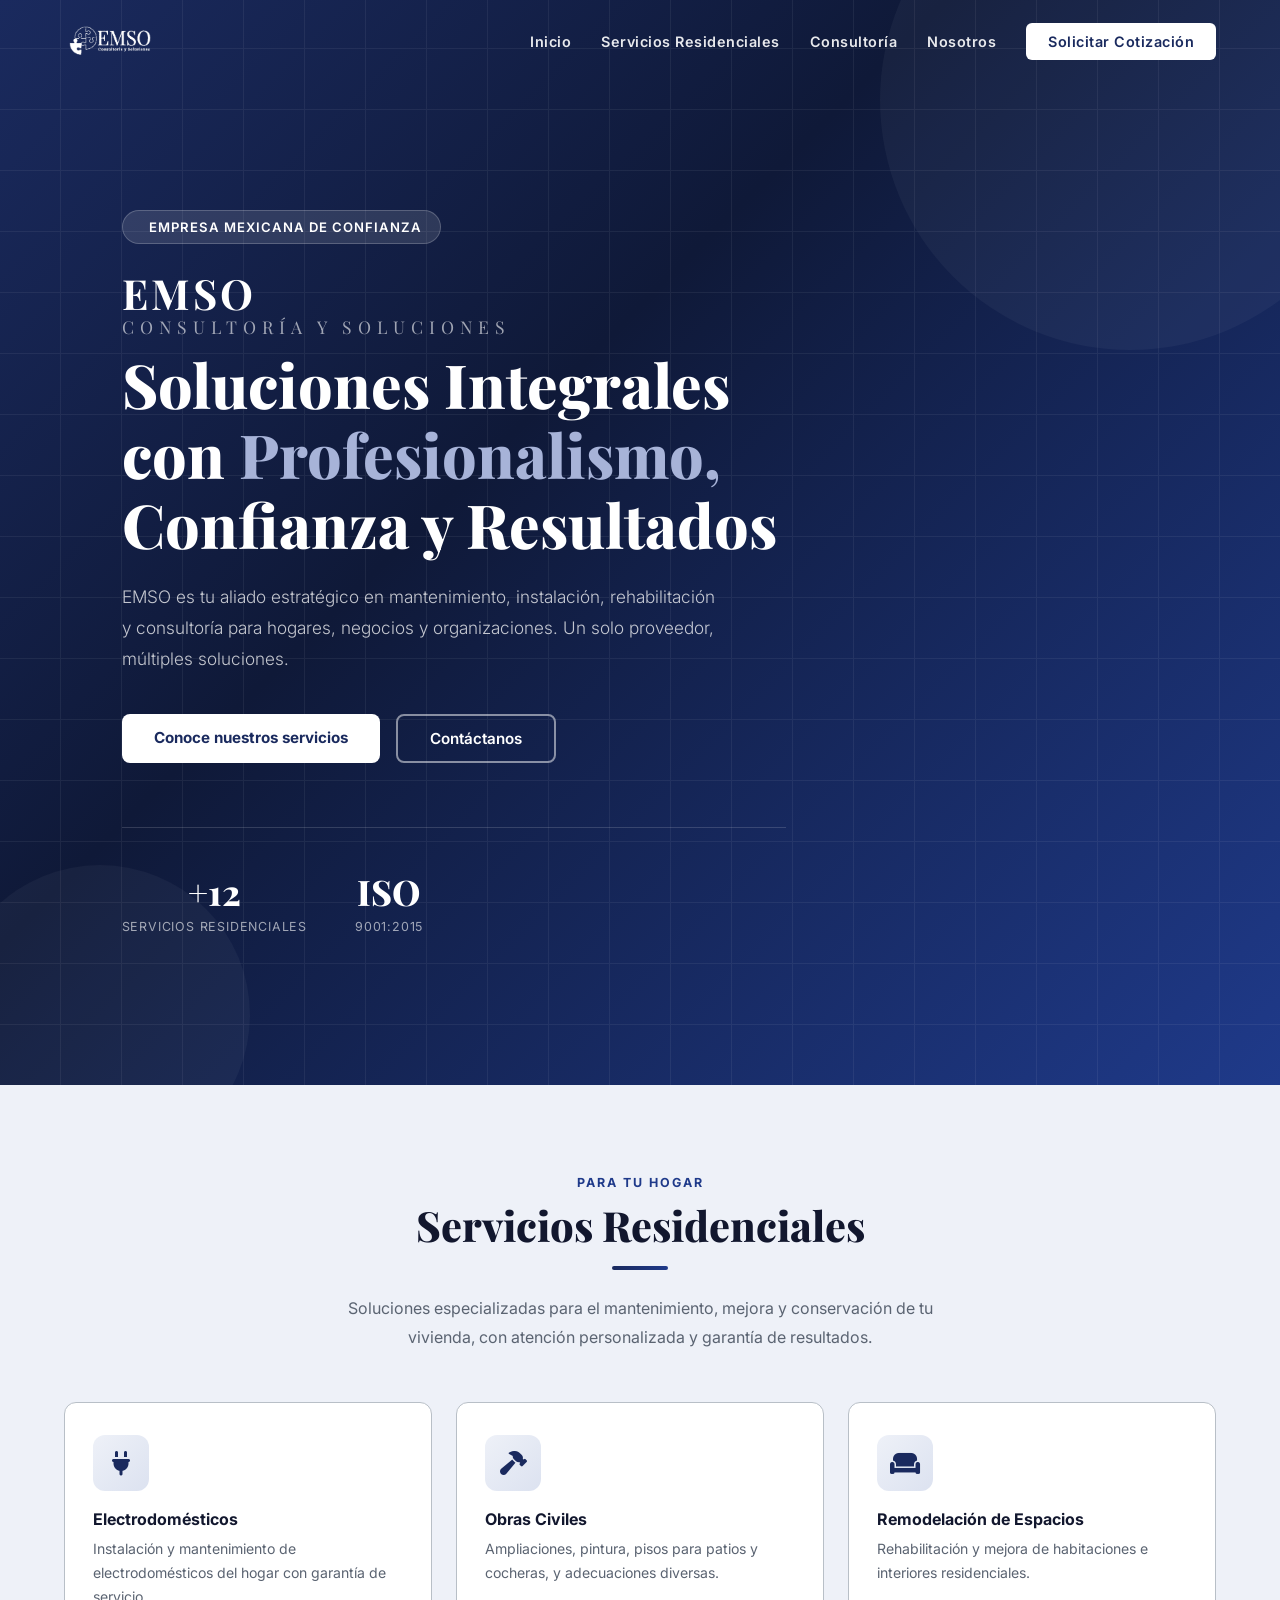
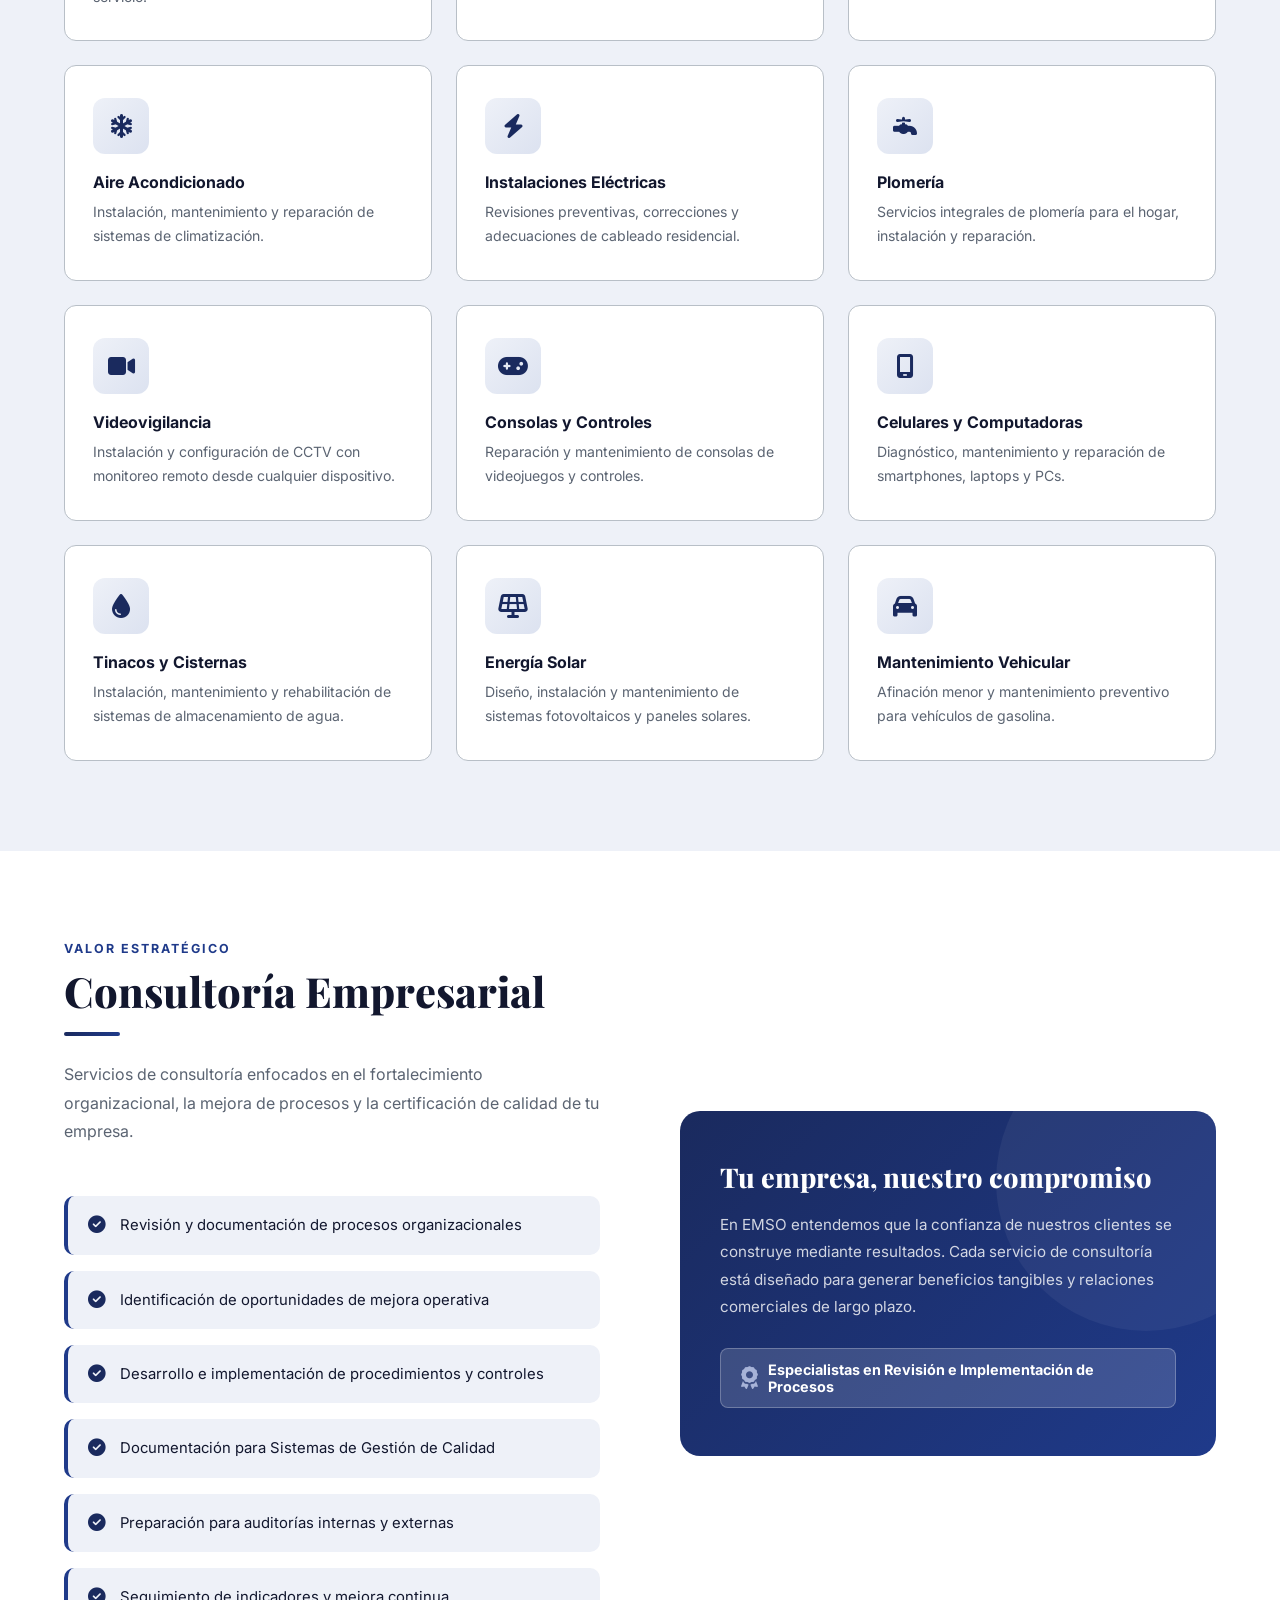
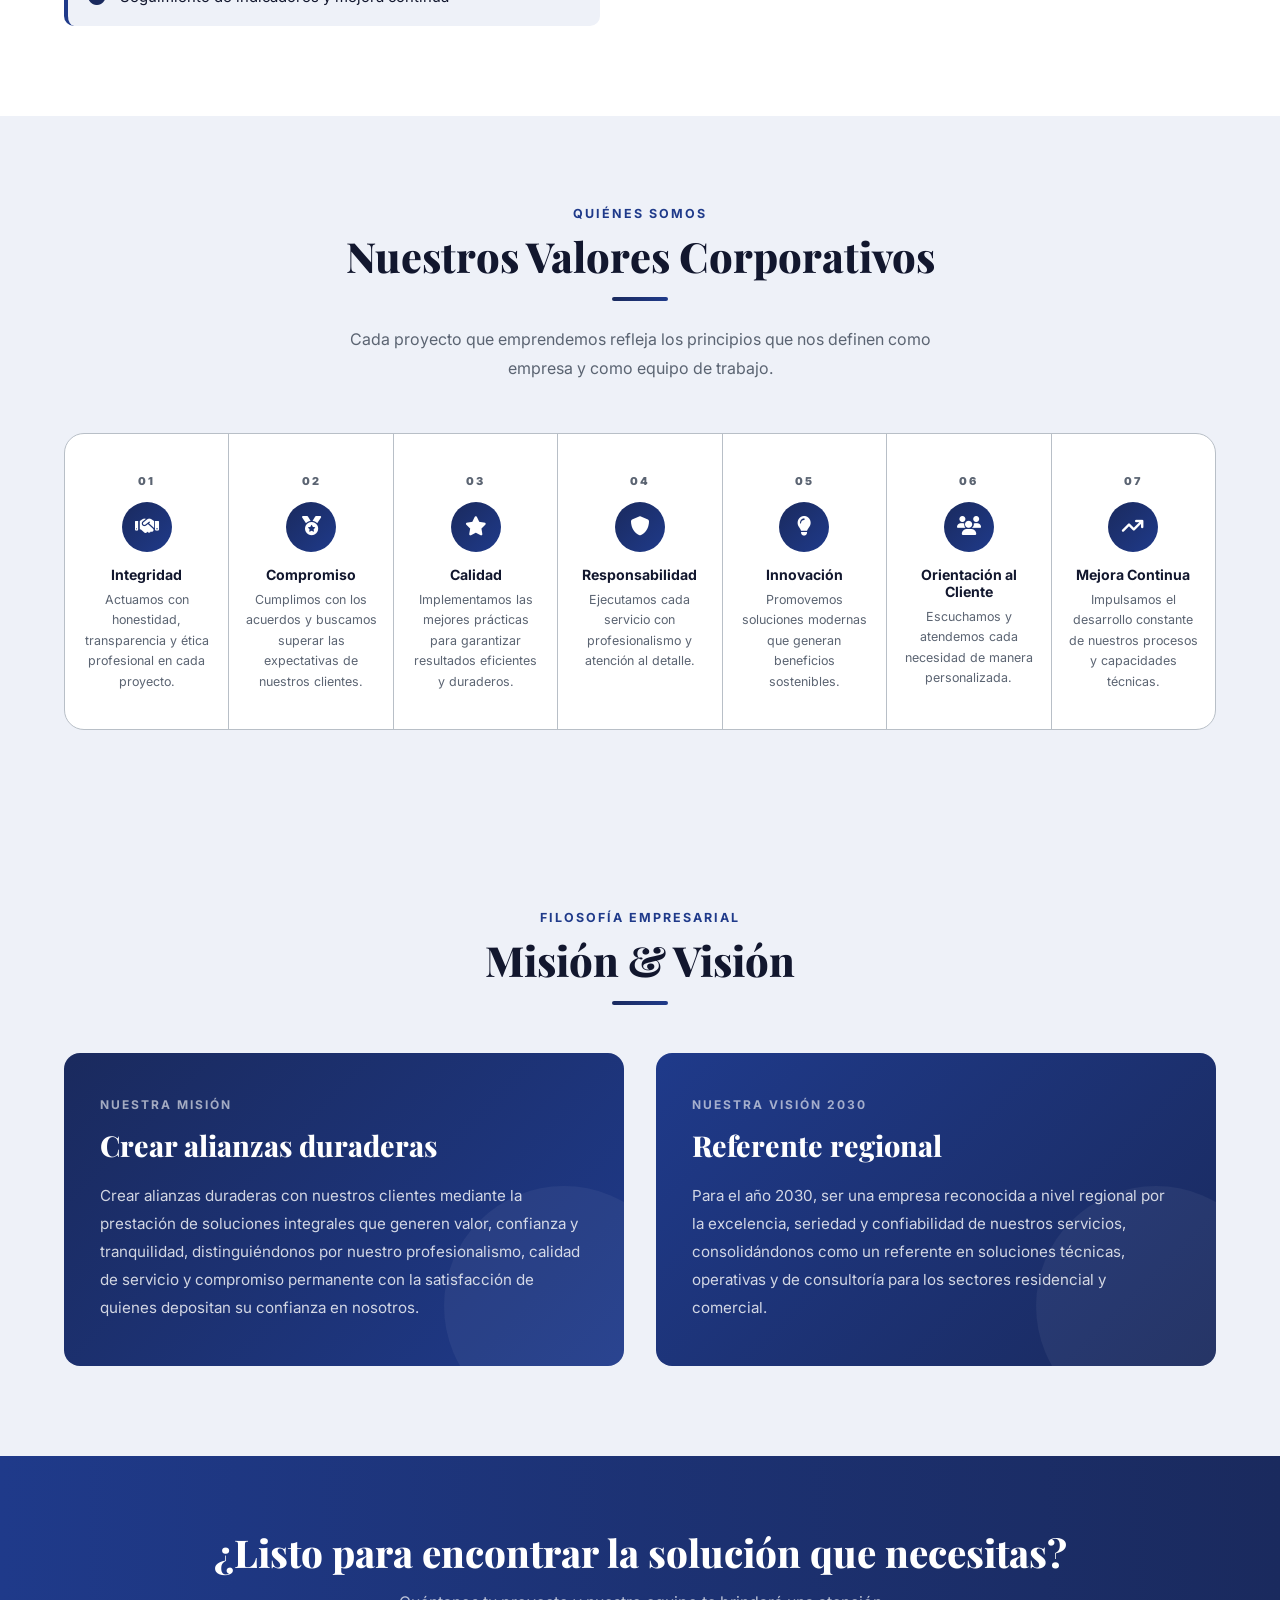
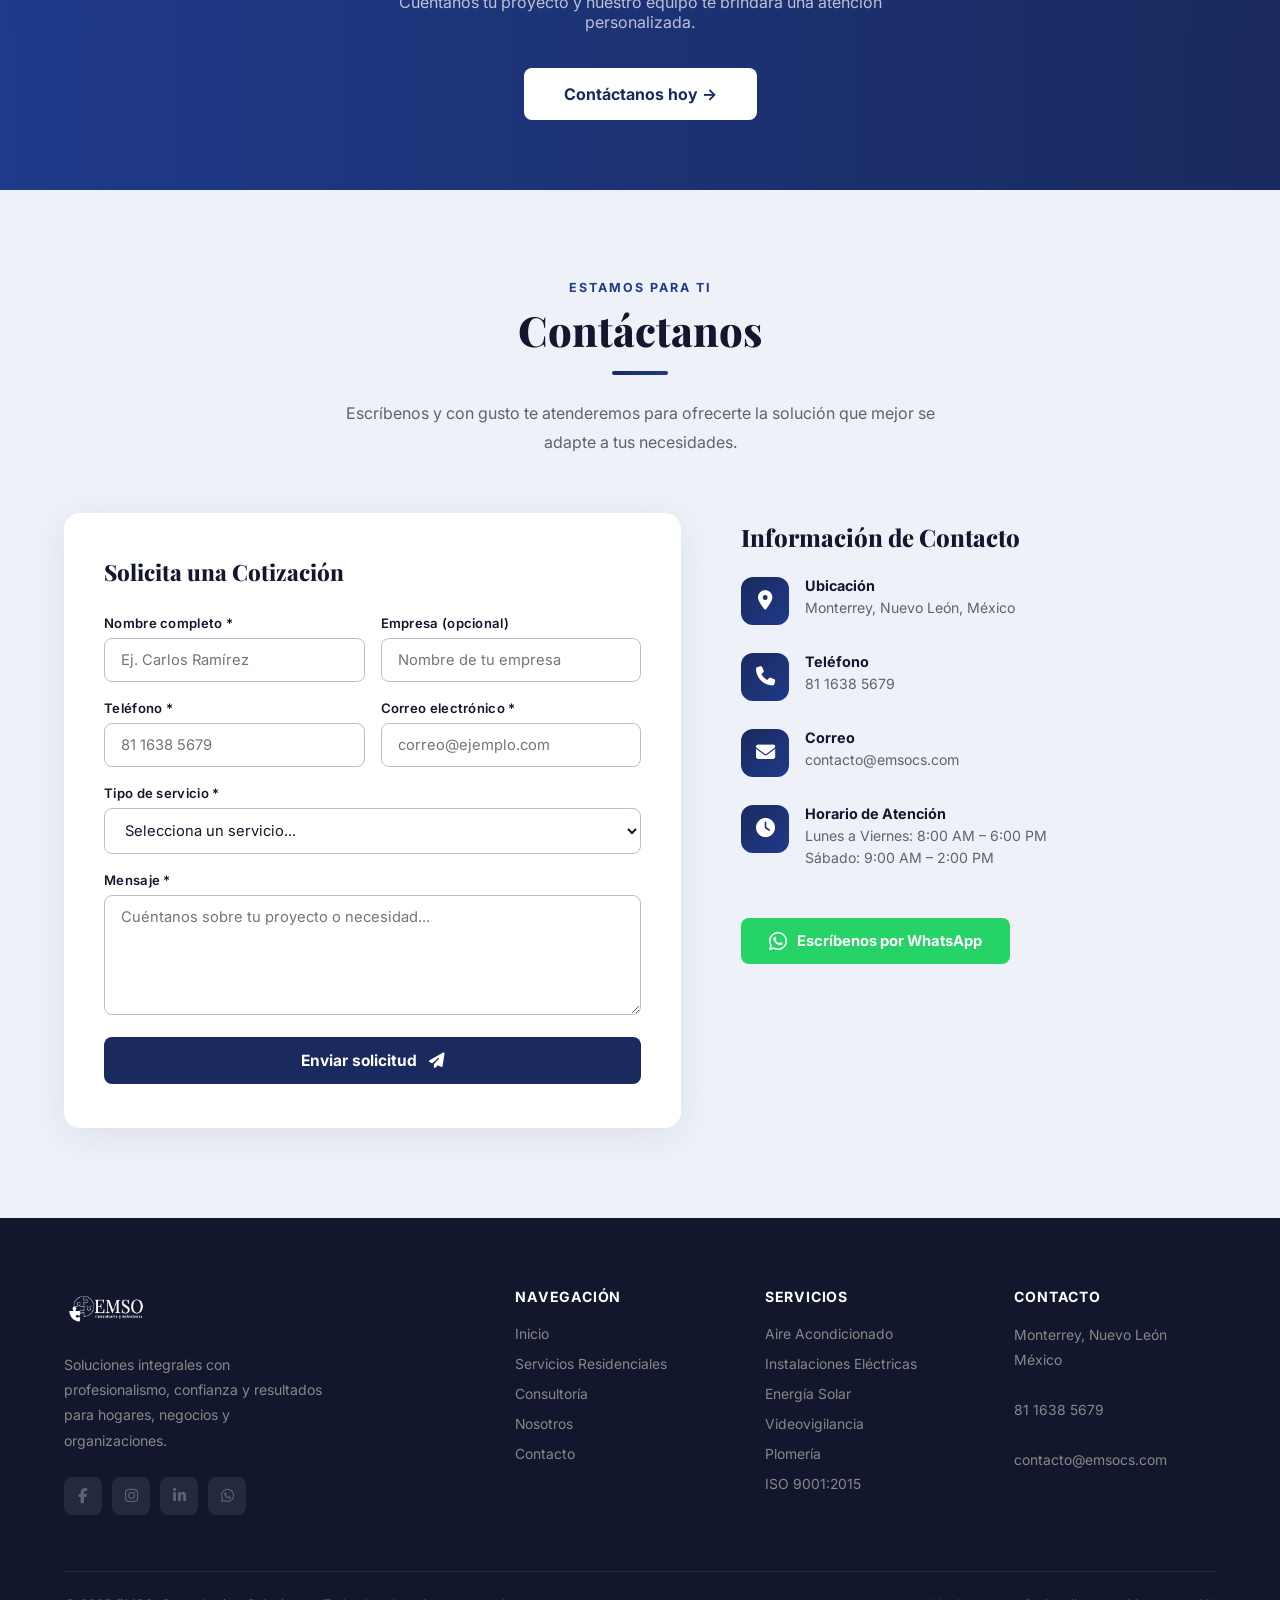
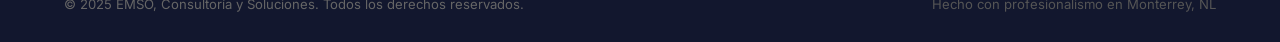
<file: index.html>
<!DOCTYPE html>
<html lang="es">
<head>
  <meta charset="UTF-8">
  <meta name="viewport" content="width=device-width, initial-scale=1.0">
  <title>EMSO, Consultoría y Soluciones</title>
  <!-- Favicon (se actualiza desde config.js) -->
  <link id="favicon" rel="icon" type="image/x-icon" href="images/EMSO-Logos.ico">
  <!-- Fuentes -->
  <link href="https://fonts.googleapis.com/css2?family=Playfair+Display:wght@400;500;600;700;800;900&family=Inter:wght@300;400;500;600;700;800&display=swap" rel="stylesheet">
  <!-- Font Awesome -->
  <link rel="stylesheet" href="https://cdnjs.cloudflare.com/ajax/libs/font-awesome/6.5.0/css/all.min.css">
  <!-- Estilos principales -->
  <link rel="stylesheet" href="css/styles.css">
    <link rel="icon" href="/favicon.ico" sizes="any">
    <link rel="icon" type="image/png" sizes="192x192" href="/favicon-192x192.png">
    <link rel="apple-touch-icon" href="/apple-touch-icon.png">
</head>
<body>

<!-- ═══════════════════════════════════════════════════
     NAVBAR
     Logo: edita brand.logo en js/config.js
     Links: modifica los <a href> directamente aquí
════════════════════════════════════════════════════ -->
<nav id="navbar">
  <div class="nav-logo">
    <img src="images/EMSO-Logo.png" alt="EMSO Logo">
  </div>
  <button class="hamburger" id="hamburger" aria-label="Abrir menú">
    <span></span><span></span><span></span>
  </button>
  <ul class="nav-links" id="navlinks">
    <li><a href="#inicio">Inicio</a></li>
    <li><a href="#residencial">Servicios Residenciales</a></li>
    <li><a href="#consultoria">Consultoría</a></li>
    <li><a href="#nosotros">Nosotros</a></li>
    <li><a href="#contacto" class="nav-cta">Solicitar Cotización</a></li>
  </ul>
</nav>

<!-- ═══════════════════════════════════════════════════
     HERO
     Textos: edita hero{} en js/config.js
     Imagen de fondo: modifica el gradient en css/styles.css
     bajo el selector #inicio
════════════════════════════════════════════════════ -->
<section id="inicio">
  <div class="hero-bg-pattern"></div>
  <div class="hero-circle c1"></div>
  <div class="hero-circle c2"></div>
  <div class="hero-content">
    <div class="hero-badge">
      <i class="fa-solid fa-shield-check"></i>
      <span id="hero-badge-text">Empresa Mexicana de Confianza</span>
    </div>
    <div class="hero-brand-name" id="hero-brand-name-main">
      EMSO <span class="hero-brand-sub">Consultoría y Soluciones</span>
    </div>
    <h1 class="hero-h1">Soluciones Integrales con <span>Profesionalismo,</span> Confianza y Resultados</h1>
    <p class="hero-sub">EMSO es tu aliado estratégico en mantenimiento, instalación, rehabilitación y consultoría para hogares, negocios y organizaciones. Un solo proveedor, múltiples soluciones.</p>
    <div class="hero-btns">
      <a href="#residencial" class="btn-primary">Conoce nuestros servicios</a>
      <a href="#contacto"    class="btn-outline">Contáctanos</a>
    </div>
    <!-- Stats: se generan dinámicamente desde config.js -->
    <div class="hero-stats"></div>
  </div>
</section>

<!-- ═══════════════════════════════════════════════════
     SERVICIOS RESIDENCIALES
     Tarjetas: edita serviciosResidenciales[] en config.js
     Para agregar/quitar servicios, agrega/elimina objetos
     del arreglo. El grid se adapta automáticamente.
════════════════════════════════════════════════════ -->
<section id="residencial">
  <div class="center fade-up">
    <span class="section-label">Para tu hogar</span>
    <h2 class="section-title">Servicios Residenciales</h2>
    <div class="divider"></div>
    <p class="section-sub">Soluciones especializadas para el mantenimiento, mejora y conservación de tu vivienda, con atención personalizada y garantía de resultados.</p>
  </div>
  <!-- Las tarjetas se inyectan aquí desde main.js -->
  <div class="grid-3 fade-up"></div>
</section>

<!-- ═══════════════════════════════════════════════════
     CONSULTORÍA
     Textos: edita consultoria{} en config.js
════════════════════════════════════════════════════ -->
<section id="consultoria">
  <div class="consultoria-grid fade-up">
    <div>
      <span class="section-label">Valor estratégico</span>
      <h2 class="section-title">Consultoría Empresarial</h2>
      <div class="divider"></div>
      <p class="section-sub">Servicios de consultoría enfocados en el fortalecimiento organizacional, la mejora de procesos y la certificación de calidad de tu empresa.</p>
      <!-- Lista: se inyecta desde main.js -->
      <ul class="consult-list"></ul>
    </div>
    <div>
      <div class="consult-img-block">
        <h3>Tu empresa, nuestro compromiso</h3>
        <p>En EMSO entendemos que la confianza de nuestros clientes se construye mediante resultados. Cada servicio de consultoría está diseñado para generar beneficios tangibles y relaciones comerciales de largo plazo.</p>
        <div class="iso-badge">
          <i class="fa-solid fa-award"></i>
          <span>Especialistas en ISO 9001:2015</span>
        </div>
      </div>
    </div>
  </div>
</section>

<!-- ═══════════════════════════════════════════════════
     VALORES
     Edita valores[] en config.js
════════════════════════════════════════════════════ -->
<section id="nosotros">
  <div class="center fade-up">
    <span class="section-label">Quiénes somos</span>
    <h2 class="section-title">Nuestros Valores Corporativos</h2>
    <div class="divider"></div>
    <p class="section-sub">Cada proyecto que emprendemos refleja los principios que nos definen como empresa y como equipo de trabajo.</p>
  </div>
  <!-- Strip de valores: se inyecta desde main.js -->
  <div class="valores-strip fade-up"></div>
</section>

<!-- ═══════════════════════════════════════════════════
     MISIÓN Y VISIÓN
     Textos: edita mision{} y vision{} en config.js
════════════════════════════════════════════════════ -->
<section id="mision" style="background:var(--light)">
  <div class="center fade-up" style="margin-bottom:48px">
    <span class="section-label">Filosofía empresarial</span>
    <h2 class="section-title">Misión &amp; Visión</h2>
    <div class="divider"></div>
  </div>
  <div class="mv-grid fade-up">
    <div class="mv-card m">
      <span class="mv-tag">Nuestra Misión</span>
      <h2>Crear alianzas duraderas</h2>
      <p>Crear alianzas duraderas con nuestros clientes mediante la prestación de soluciones integrales que generen valor, confianza y tranquilidad, distinguiéndonos por nuestro profesionalismo, calidad de servicio y compromiso permanente con la satisfacción de quienes depositan su confianza en nosotros.</p>
    </div>
    <div class="mv-card v">
      <span class="mv-tag">Nuestra Visión 2030</span>
      <h2>Referente regional</h2>
      <p>Para el año 2030, ser una empresa reconocida a nivel regional por la excelencia, seriedad y confiabilidad de nuestros servicios, consolidándonos como un referente en soluciones técnicas, operativas y de consultoría para los sectores residencial y comercial.</p>
    </div>
  </div>
</section>

<!-- ═══════════════════════════════════════════════════
     CTA BAND
     Textos: edita cta{} en config.js
════════════════════════════════════════════════════ -->
<div id="cta-band" class="fade-up">
  <h2>¿Listo para encontrar la solución que necesitas?</h2>
  <p>Cuéntanos tu proyecto y nuestro equipo te brindará una atención personalizada.</p>
  <a href="#contacto" class="btn-cta">Contáctanos hoy &rarr;</a>
</div>

<!-- ═══════════════════════════════════════════════════
     CONTACTO
     Datos: edita contacto{} en config.js
     Servicios del select: editar directamente en el HTML
════════════════════════════════════════════════════ -->
<section id="contacto">
  <div class="center fade-up" style="margin-bottom:56px">
    <span class="section-label">Estamos para ti</span>
    <h2 class="section-title">Contáctanos</h2>
    <div class="divider"></div>
    <p class="section-sub">Escríbenos y con gusto te atenderemos para ofrecerte la solución que mejor se adapte a tus necesidades.</p>
  </div>
  <div class="contact-grid fade-up">
    <div class="contact-form">
      <h3 style="font-family:'Playfair Display',serif;font-weight:800;font-size:1.4rem;margin-bottom:28px;color:var(--dark)">Solicita una Cotización</h3>
      <form id="quoteForm" novalidate>
        <!-- Honeypot anti-spam: campo oculto, invisible para personas -->
        <div style="position:absolute;left:-9999px;top:-9999px" aria-hidden="true">
          <label for="website">No llenar este campo</label>
          <input type="text" id="website" name="website" tabindex="-1" autocomplete="off">
        </div>
        <div class="form-row">
          <div class="form-group">
            <label for="q-nombre">Nombre completo *</label>
            <input type="text" id="q-nombre" name="nombre" placeholder="Ej. Carlos Ramírez" required>
          </div>
          <div class="form-group">
            <label for="q-empresa">Empresa (opcional)</label>
            <input type="text" id="q-empresa" name="empresa" placeholder="Nombre de tu empresa">
          </div>
        </div>
        <div class="form-row">
          <div class="form-group">
            <label for="q-telefono">Teléfono *</label>
            <input type="tel" id="q-telefono" name="telefono" placeholder="81 1638 5679" required>
          </div>
          <div class="form-group">
            <label for="q-correo">Correo electrónico *</label>
            <input type="email" id="q-correo" name="correo" placeholder="correo@ejemplo.com" required>
          </div>
        </div>
        <div class="form-group">
          <label for="q-servicio">Tipo de servicio *</label>
          <select id="q-servicio" name="servicio" required>
            <option value="">Selecciona un servicio...</option>
            <optgroup label="Servicios Residenciales">
              <option>Electrodomésticos</option>
              <option>Obras Civiles</option>
              <option>Remodelación</option>
              <option>Aire Acondicionado</option>
              <option>Instalaciones Eléctricas</option>
              <option>Plomería</option>
              <option>Videovigilancia</option>
              <option>Reparación de Cómputo/Celular</option>
              <option>Tinacos y Cisternas</option>
              <option>Energía Solar</option>
              <option>Mantenimiento Vehicular</option>
            </optgroup>
            <optgroup label="Consultoría">
              <option>ISO 9001:2015</option>
              <option>Optimización de Procesos</option>
              <option>Auditorías</option>
            </optgroup>
          </select>
        </div>
        <div class="form-group">
          <label for="q-mensaje">Mensaje *</label>
          <textarea id="q-mensaje" name="mensaje" placeholder="Cuéntanos sobre tu proyecto o necesidad..." required></textarea>
        </div>
        <p class="form-msg" id="formMsg" style="display:none;font-size:.85rem;margin-bottom:14px"></p>
        <button class="btn-form" type="submit">
          Enviar solicitud <i class="fa-solid fa-paper-plane" style="margin-left:8px"></i>
        </button>
      </form>
    </div>
    <div class="contact-info">
      <h3>Información de Contacto</h3>
      <div class="contact-item">
        <div class="contact-icon"><i class="fa-solid fa-location-dot"></i></div>
        <div><h4>Ubicación</h4><p>Monterrey, Nuevo León, México</p></div>
      </div>
      <div class="contact-item">
        <div class="contact-icon"><i class="fa-solid fa-phone"></i></div>
        <div><h4>Teléfono</h4><p>81 1638 5679</p></div>
      </div>
      <div class="contact-item">
        <div class="contact-icon"><i class="fa-solid fa-envelope"></i></div>
        <div><h4>Correo</h4><p>contacto@emsocs.com</p></div>
      </div>
      <div class="contact-item">
        <div class="contact-icon"><i class="fa-solid fa-clock"></i></div>
        <div><h4>Horario de Atención</h4><p>Lunes a Viernes: 8:00 AM – 6:00 PM<br>Sábado: 9:00 AM – 2:00 PM</p></div>
      </div>
      <a href="https://wa.me/528116385679" class="wa-btn">
        <i class="fa-brands fa-whatsapp" style="font-size:1.3rem"></i> Escríbenos por WhatsApp
      </a>
    </div>
  </div>
</section>

<!-- ═══════════════════════════════════════════════════
     FOOTER
     Textos y links: edita footer{} y redes{} en config.js
════════════════════════════════════════════════════ -->
<footer>
  <div class="footer-grid">
    <div class="footer-brand">
      <img src="images/EMSO-Logo.png" alt="EMSO Logo">
      <p class="footer-tagline">Soluciones integrales con profesionalismo, confianza y resultados para hogares, negocios y organizaciones.</p>
      <div class="footer-social">
        <a href="#" class="social-btn" aria-label="Facebook"><i class="fa-brands fa-facebook-f"></i></a>
        <a href="#" class="social-btn" aria-label="Instagram"><i class="fa-brands fa-instagram"></i></a>
        <a href="#" class="social-btn" aria-label="LinkedIn"><i class="fa-brands fa-linkedin-in"></i></a>
        <a href="#" class="social-btn" aria-label="WhatsApp"><i class="fa-brands fa-whatsapp"></i></a>
      </div>
    </div>
    <div class="footer-col">
      <h4>Navegación</h4>
      <ul>
        <li><a href="#inicio">Inicio</a></li>
        <li><a href="#residencial">Servicios Residenciales</a></li>
        <li><a href="#consultoria">Consultoría</a></li>
        <li><a href="#nosotros">Nosotros</a></li>
        <li><a href="#contacto">Contacto</a></li>
      </ul>
    </div>
    <div class="footer-col">
      <h4>Servicios</h4>
      <ul>
        <li><a href="#">Aire Acondicionado</a></li>
        <li><a href="#">Instalaciones Eléctricas</a></li>
        <li><a href="#">Energía Solar</a></li>
        <li><a href="#">Videovigilancia</a></li>
        <li><a href="#">Plomería</a></li>
        <li><a href="#">ISO 9001:2015</a></li>
      </ul>
    </div>
    <div class="footer-col">
      <h4>Contacto</h4>
      <p>Monterrey, Nuevo León<br>México<br><br>81 1638 5679<br><br>contacto@emsocs.com</p>
    </div>
  </div>
  <div class="footer-bottom">
    <p>© 2025 EMSO, Consultoría y Soluciones. Todos los derechos reservados.</p>
    <p style="color:#555">Hecho con profesionalismo en Monterrey, NL</p>
  </div>
</footer>

<!-- Scripts (config primero, luego main) -->
<script src="js/config.js"></script>
<script src="js/main.js"></script>

</body>
</html>
</file>
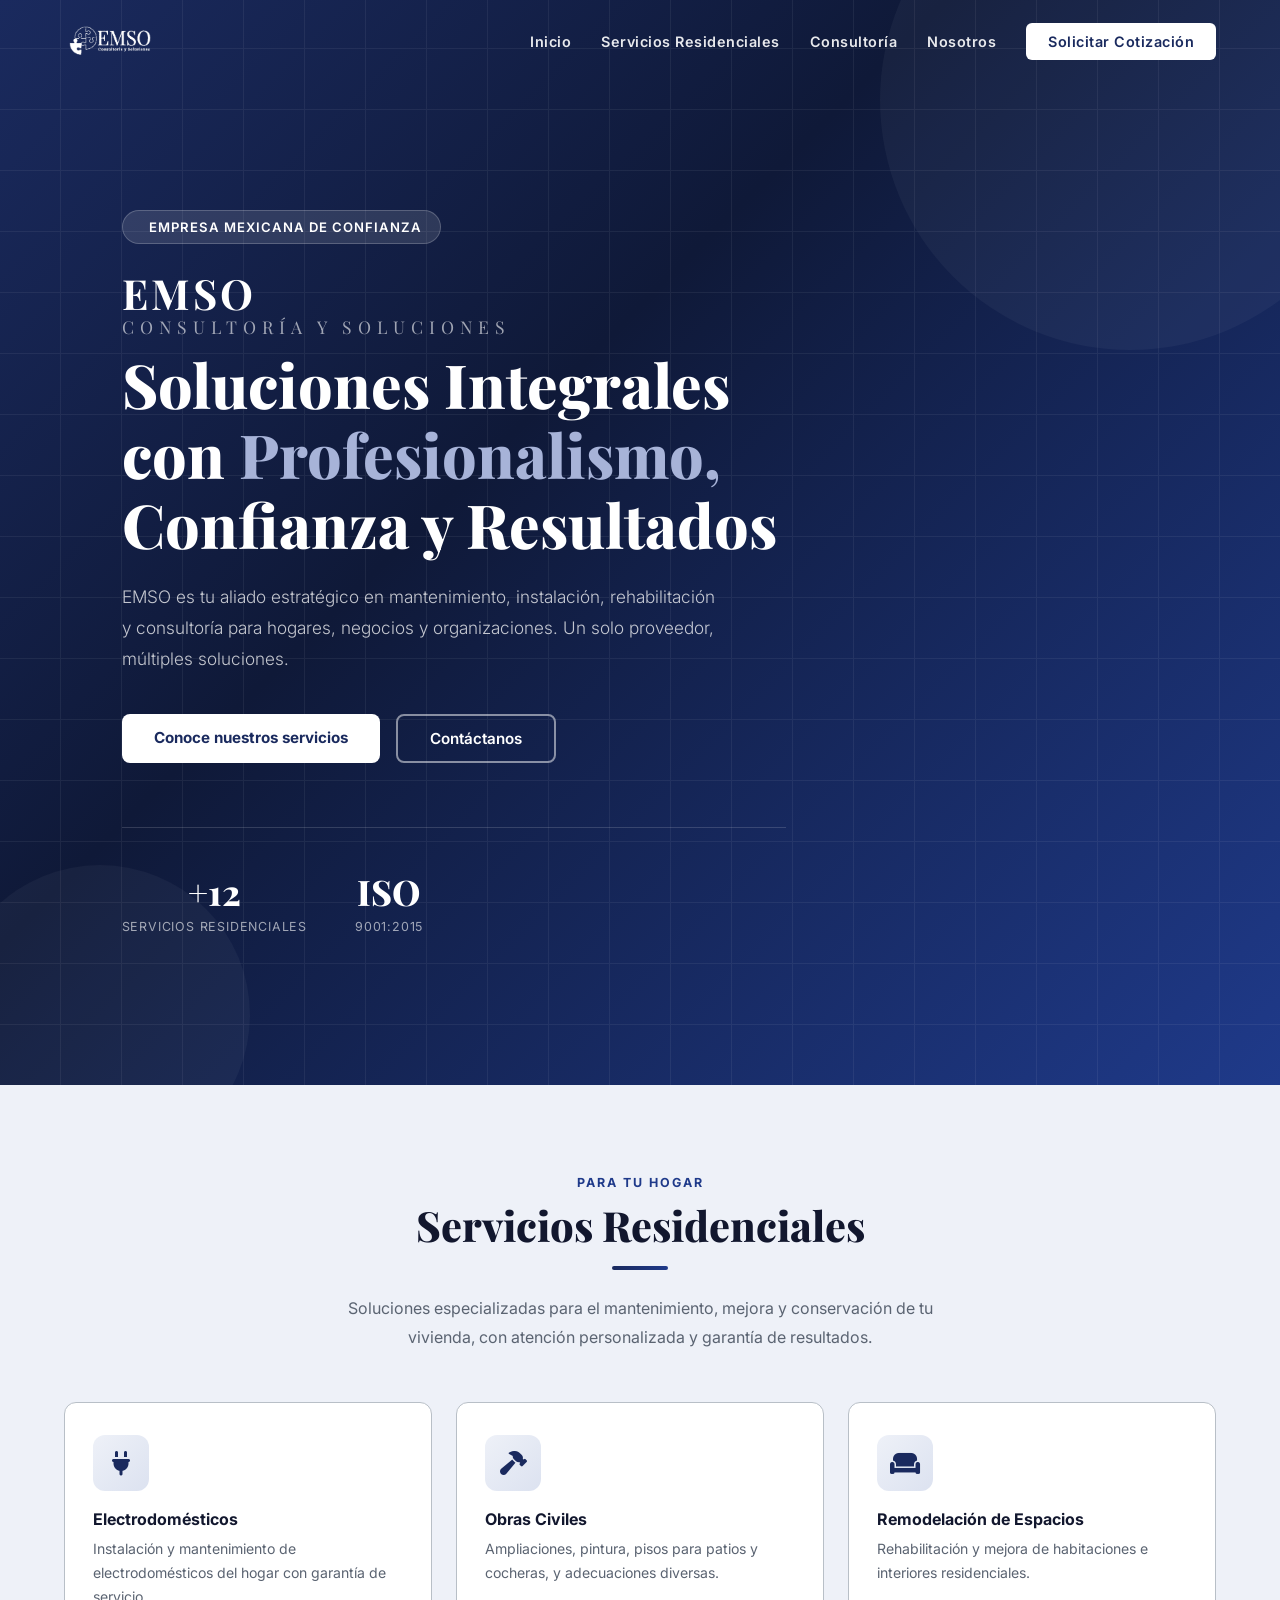
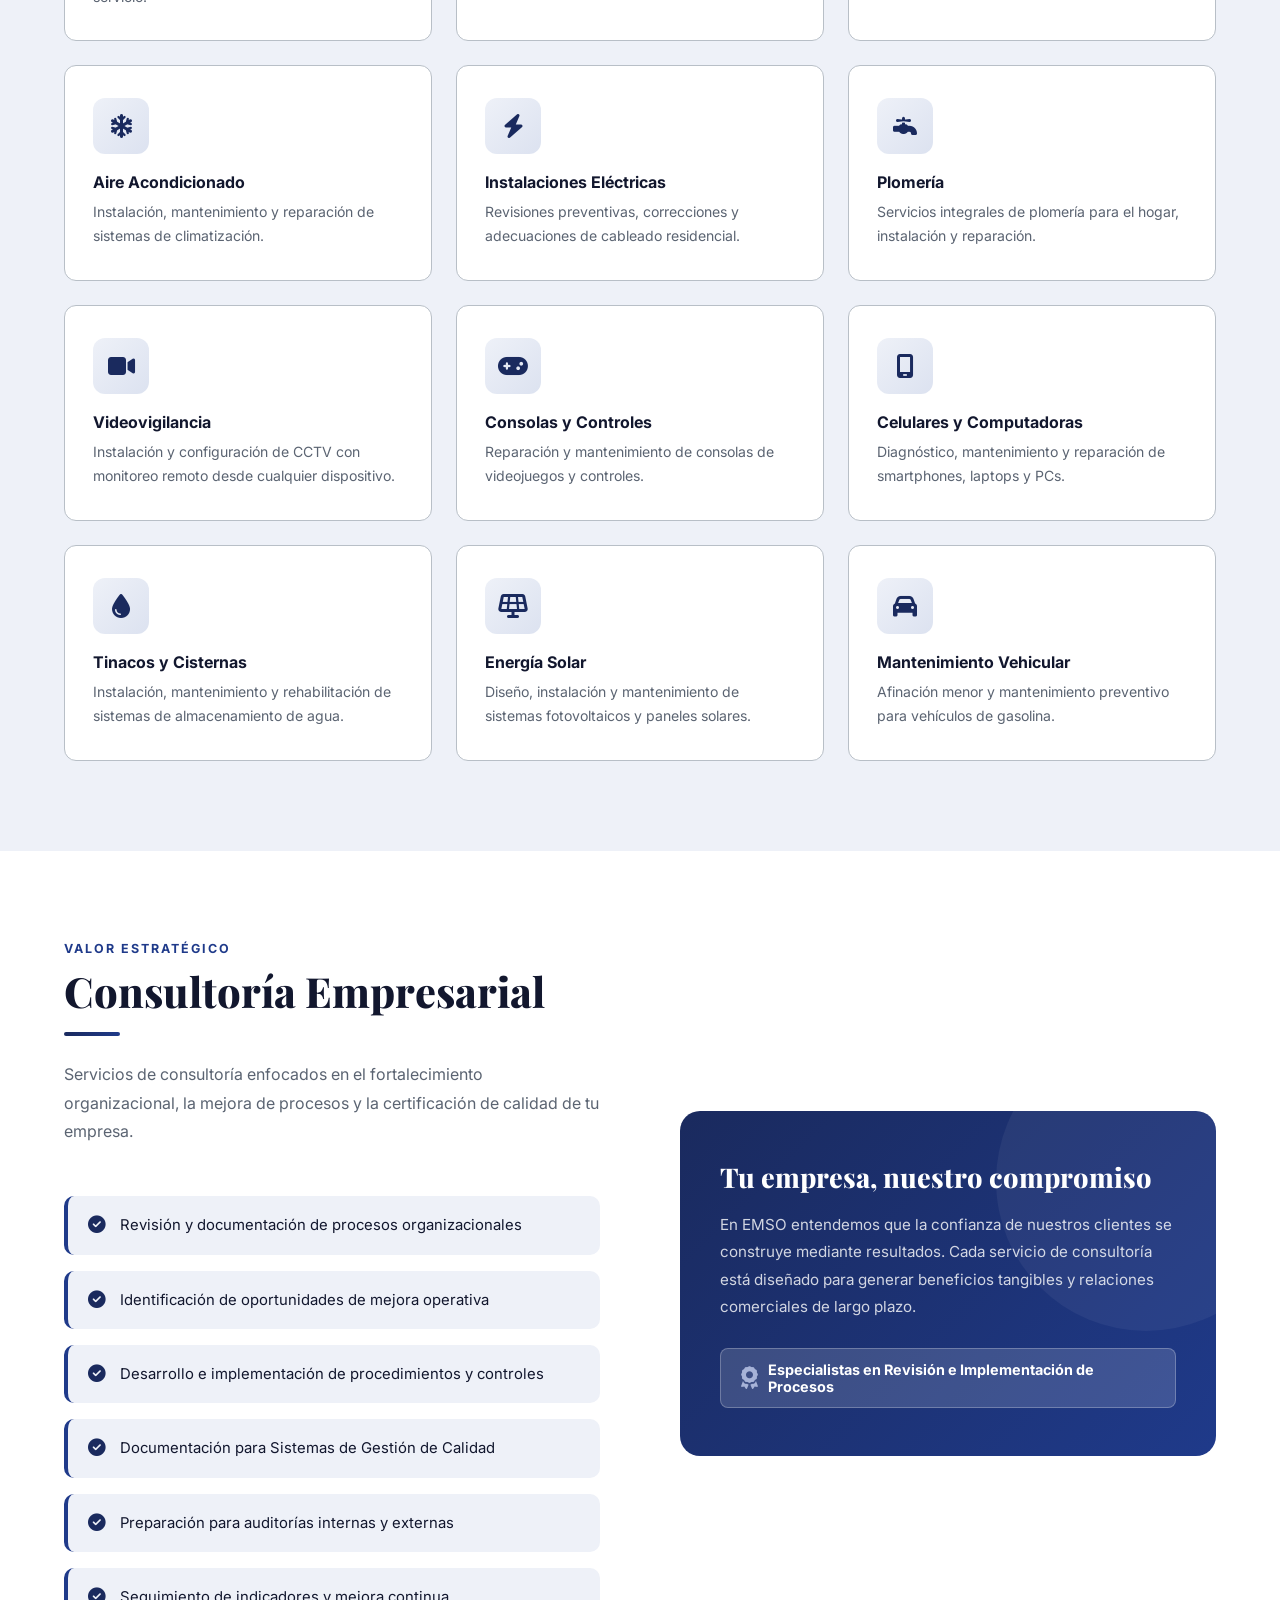
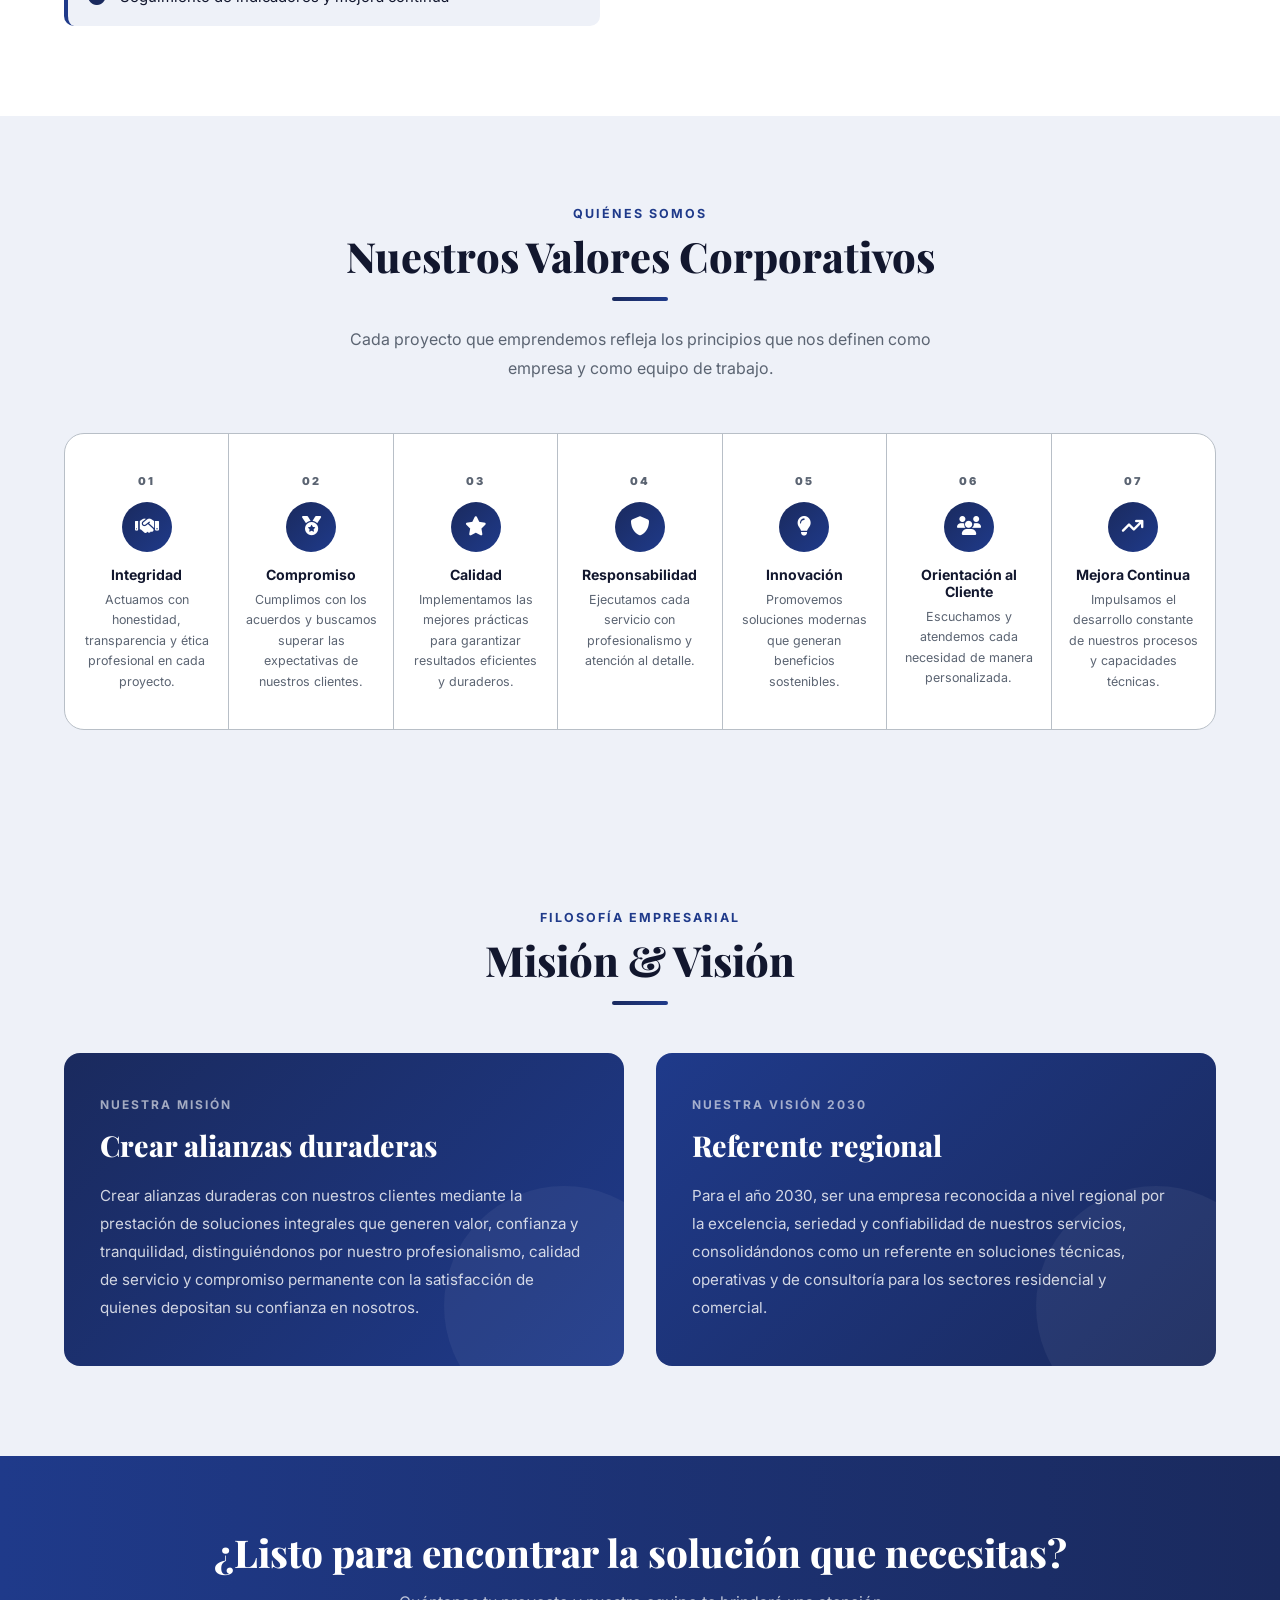
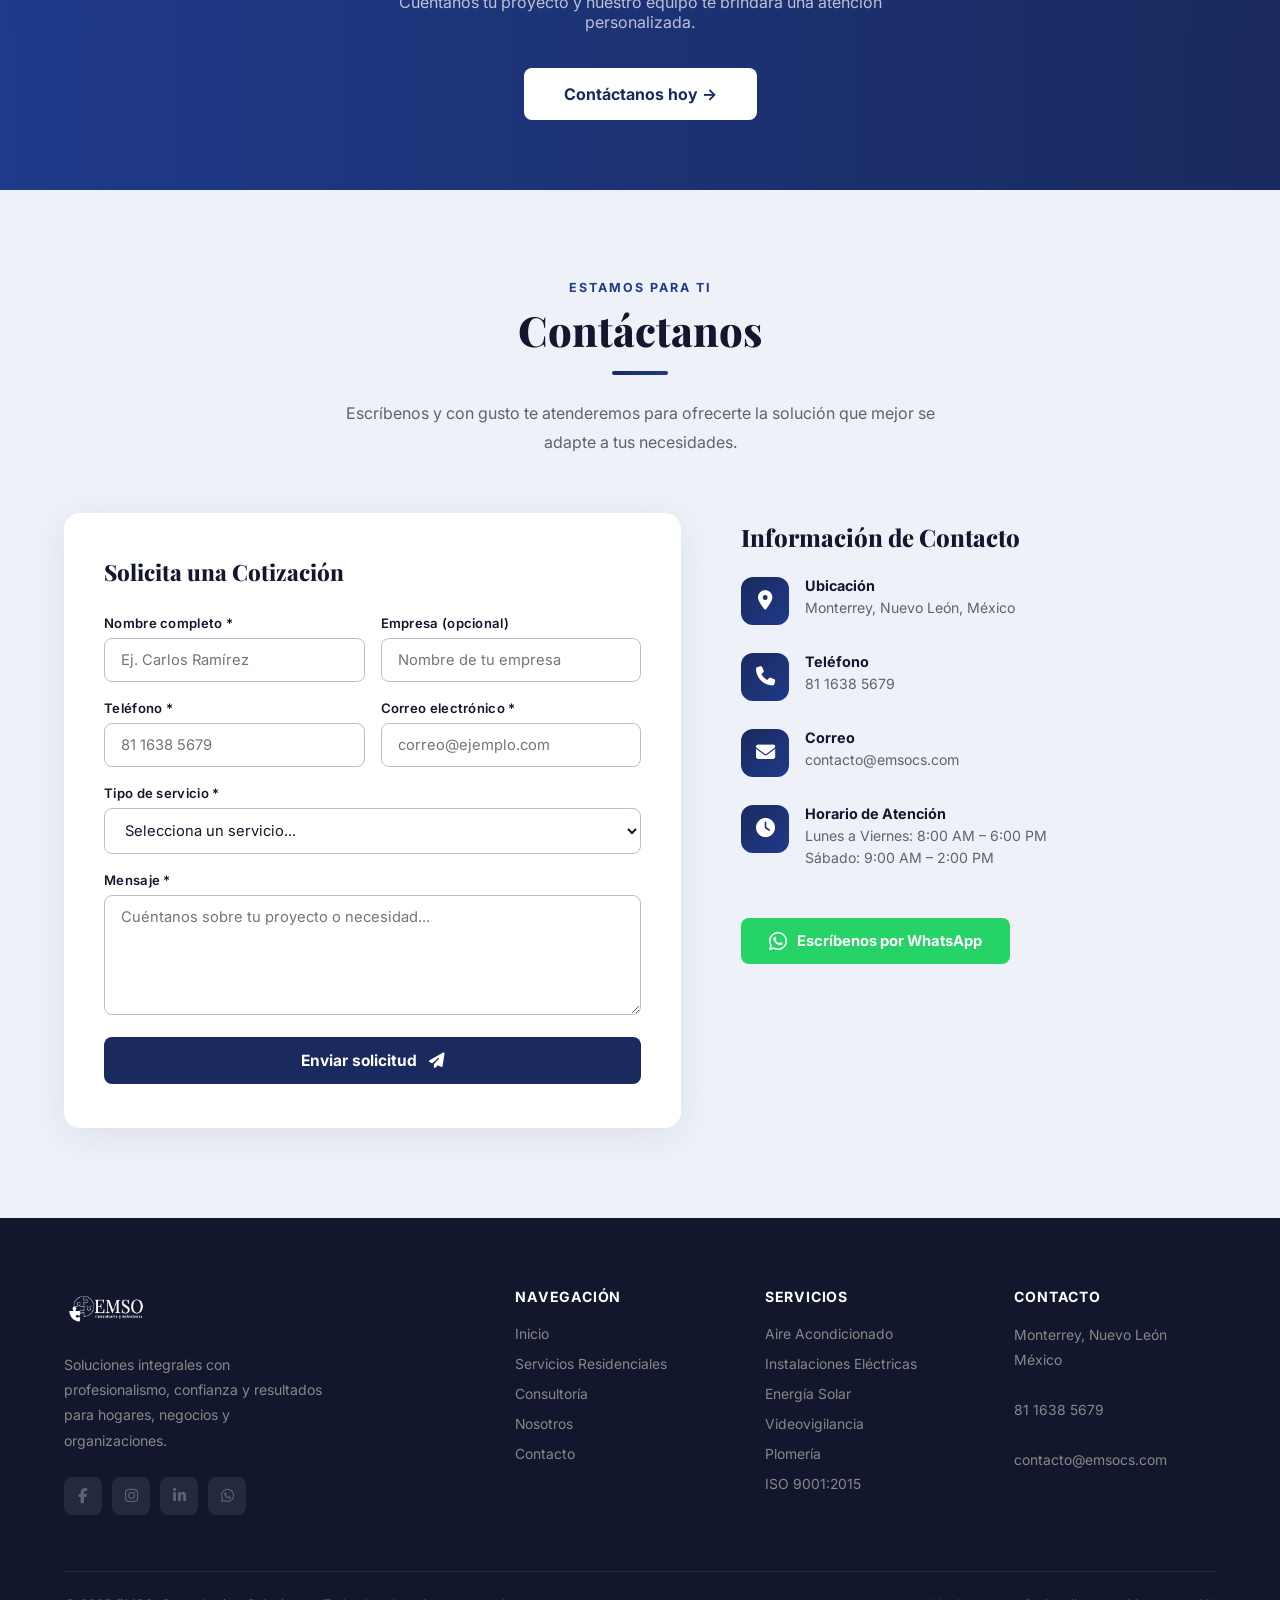
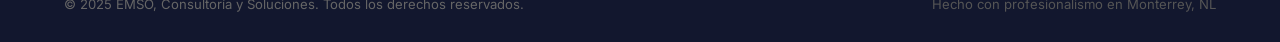
<file: EMSO_WEB/index.html>
<!DOCTYPE html>
<html lang="es">
<head>
  <meta charset="UTF-8">
  <meta name="viewport" content="width=device-width, initial-scale=1.0">
  <title>EMSO, Consultoría y Soluciones</title>
  <!-- Favicon (se actualiza desde config.js) -->
  <link id="favicon" rel="icon" type="image/x-icon" href="images/EMSO-Logos.ico">
  <!-- Fuentes -->
  <link href="https://fonts.googleapis.com/css2?family=Playfair+Display:wght@400;500;600;700;800;900&family=Inter:wght@300;400;500;600;700;800&display=swap" rel="stylesheet">
  <!-- Font Awesome -->
  <link rel="stylesheet" href="https://cdnjs.cloudflare.com/ajax/libs/font-awesome/6.5.0/css/all.min.css">
  <!-- Estilos principales -->
  <link rel="stylesheet" href="css/styles.css">
</head>
<body>

<!-- ═══════════════════════════════════════════════════
     NAVBAR
     Logo: edita brand.logo en js/config.js
     Links: modifica los <a href> directamente aquí
════════════════════════════════════════════════════ -->
<nav id="navbar">
  <div class="nav-logo">
    <img src="images/EMSO-Logo.png" alt="EMSO Logo">
  </div>
  <button class="hamburger" id="hamburger" aria-label="Abrir menú">
    <span></span><span></span><span></span>
  </button>
  <ul class="nav-links" id="navlinks">
    <li><a href="#inicio">Inicio</a></li>
    <li><a href="#residencial">Servicios Residenciales</a></li>
    <li><a href="#consultoria">Consultoría</a></li>
    <li><a href="#nosotros">Nosotros</a></li>
    <li><a href="#contacto" class="nav-cta">Solicitar Cotización</a></li>
  </ul>
</nav>

<!-- ═══════════════════════════════════════════════════
     HERO
     Textos: edita hero{} en js/config.js
     Imagen de fondo: modifica el gradient en css/styles.css
     bajo el selector #inicio
════════════════════════════════════════════════════ -->
<section id="inicio">
  <div class="hero-bg-pattern"></div>
  <div class="hero-circle c1"></div>
  <div class="hero-circle c2"></div>
  <div class="hero-content">
    <div class="hero-badge">
      <i class="fa-solid fa-shield-check"></i>
      <span id="hero-badge-text">Empresa Mexicana de Confianza</span>
    </div>
    <div class="hero-brand-name" id="hero-brand-name-main">
      EMSO <span class="hero-brand-sub">Consultoría y Soluciones</span>
    </div>
    <h1 class="hero-h1">Soluciones Integrales con <span>Profesionalismo,</span> Confianza y Resultados</h1>
    <p class="hero-sub">EMSO es tu aliado estratégico en mantenimiento, instalación, rehabilitación y consultoría para hogares, negocios y organizaciones. Un solo proveedor, múltiples soluciones.</p>
    <div class="hero-btns">
      <a href="#residencial" class="btn-primary">Conoce nuestros servicios</a>
      <a href="#contacto"    class="btn-outline">Contáctanos</a>
    </div>
    <!-- Stats: se generan dinámicamente desde config.js -->
    <div class="hero-stats"></div>
  </div>
</section>

<!-- ═══════════════════════════════════════════════════
     SERVICIOS RESIDENCIALES
     Tarjetas: edita serviciosResidenciales[] en config.js
     Para agregar/quitar servicios, agrega/elimina objetos
     del arreglo. El grid se adapta automáticamente.
════════════════════════════════════════════════════ -->
<section id="residencial">
  <div class="center fade-up">
    <span class="section-label">Para tu hogar</span>
    <h2 class="section-title">Servicios Residenciales</h2>
    <div class="divider"></div>
    <p class="section-sub">Soluciones especializadas para el mantenimiento, mejora y conservación de tu vivienda, con atención personalizada y garantía de resultados.</p>
  </div>
  <!-- Las tarjetas se inyectan aquí desde main.js -->
  <div class="grid-3 fade-up"></div>
</section>

<!-- ═══════════════════════════════════════════════════
     CONSULTORÍA
     Textos: edita consultoria{} en config.js
════════════════════════════════════════════════════ -->
<section id="consultoria">
  <div class="consultoria-grid fade-up">
    <div>
      <span class="section-label">Valor estratégico</span>
      <h2 class="section-title">Consultoría Empresarial</h2>
      <div class="divider"></div>
      <p class="section-sub">Servicios de consultoría enfocados en el fortalecimiento organizacional, la mejora de procesos y la certificación de calidad de tu empresa.</p>
      <!-- Lista: se inyecta desde main.js -->
      <ul class="consult-list"></ul>
    </div>
    <div>
      <div class="consult-img-block">
        <h3>Tu empresa, nuestro compromiso</h3>
        <p>En EMSO entendemos que la confianza de nuestros clientes se construye mediante resultados. Cada servicio de consultoría está diseñado para generar beneficios tangibles y relaciones comerciales de largo plazo.</p>
        <div class="iso-badge">
          <i class="fa-solid fa-award"></i>
          <span>Especialistas en ISO 9001:2015</span>
        </div>
      </div>
    </div>
  </div>
</section>

<!-- ═══════════════════════════════════════════════════
     VALORES
     Edita valores[] en config.js
════════════════════════════════════════════════════ -->
<section id="nosotros">
  <div class="center fade-up">
    <span class="section-label">Quiénes somos</span>
    <h2 class="section-title">Nuestros Valores Corporativos</h2>
    <div class="divider"></div>
    <p class="section-sub">Cada proyecto que emprendemos refleja los principios que nos definen como empresa y como equipo de trabajo.</p>
  </div>
  <!-- Strip de valores: se inyecta desde main.js -->
  <div class="valores-strip fade-up"></div>
</section>

<!-- ═══════════════════════════════════════════════════
     MISIÓN Y VISIÓN
     Textos: edita mision{} y vision{} en config.js
════════════════════════════════════════════════════ -->
<section id="mision" style="background:var(--light)">
  <div class="center fade-up" style="margin-bottom:48px">
    <span class="section-label">Filosofía empresarial</span>
    <h2 class="section-title">Misión &amp; Visión</h2>
    <div class="divider"></div>
  </div>
  <div class="mv-grid fade-up">
    <div class="mv-card m">
      <span class="mv-tag">Nuestra Misión</span>
      <h2>Crear alianzas duraderas</h2>
      <p>Crear alianzas duraderas con nuestros clientes mediante la prestación de soluciones integrales que generen valor, confianza y tranquilidad, distinguiéndonos por nuestro profesionalismo, calidad de servicio y compromiso permanente con la satisfacción de quienes depositan su confianza en nosotros.</p>
    </div>
    <div class="mv-card v">
      <span class="mv-tag">Nuestra Visión 2030</span>
      <h2>Referente regional</h2>
      <p>Para el año 2030, ser una empresa reconocida a nivel regional por la excelencia, seriedad y confiabilidad de nuestros servicios, consolidándonos como un referente en soluciones técnicas, operativas y de consultoría para los sectores residencial y comercial.</p>
    </div>
  </div>
</section>

<!-- ═══════════════════════════════════════════════════
     CTA BAND
     Textos: edita cta{} en config.js
════════════════════════════════════════════════════ -->
<div id="cta-band" class="fade-up">
  <h2>¿Listo para encontrar la solución que necesitas?</h2>
  <p>Cuéntanos tu proyecto y nuestro equipo te brindará una atención personalizada.</p>
  <a href="#contacto" class="btn-cta">Contáctanos hoy &rarr;</a>
</div>

<!-- ═══════════════════════════════════════════════════
     CONTACTO
     Datos: edita contacto{} en config.js
     Servicios del select: editar directamente en el HTML
════════════════════════════════════════════════════ -->
<section id="contacto">
  <div class="center fade-up" style="margin-bottom:56px">
    <span class="section-label">Estamos para ti</span>
    <h2 class="section-title">Contáctanos</h2>
    <div class="divider"></div>
    <p class="section-sub">Escríbenos y con gusto te atenderemos para ofrecerte la solución que mejor se adapte a tus necesidades.</p>
  </div>
  <div class="contact-grid fade-up">
    <div class="contact-form">
      <h3 style="font-family:'Playfair Display',serif;font-weight:800;font-size:1.4rem;margin-bottom:28px;color:var(--dark)">Solicita una Cotización</h3>
      <form id="quoteForm" novalidate>
        <!-- Honeypot anti-spam: campo oculto, invisible para personas -->
        <div style="position:absolute;left:-9999px;top:-9999px" aria-hidden="true">
          <label for="website">No llenar este campo</label>
          <input type="text" id="website" name="website" tabindex="-1" autocomplete="off">
        </div>
        <div class="form-row">
          <div class="form-group">
            <label for="q-nombre">Nombre completo *</label>
            <input type="text" id="q-nombre" name="nombre" placeholder="Ej. Carlos Ramírez" required>
          </div>
          <div class="form-group">
            <label for="q-empresa">Empresa (opcional)</label>
            <input type="text" id="q-empresa" name="empresa" placeholder="Nombre de tu empresa">
          </div>
        </div>
        <div class="form-row">
          <div class="form-group">
            <label for="q-telefono">Teléfono *</label>
            <input type="tel" id="q-telefono" name="telefono" placeholder="81 1638 5679" required>
          </div>
          <div class="form-group">
            <label for="q-correo">Correo electrónico *</label>
            <input type="email" id="q-correo" name="correo" placeholder="correo@ejemplo.com" required>
          </div>
        </div>
        <div class="form-group">
          <label for="q-servicio">Tipo de servicio *</label>
          <select id="q-servicio" name="servicio" required>
            <option value="">Selecciona un servicio...</option>
            <optgroup label="Servicios Residenciales">
              <option>Electrodomésticos</option>
              <option>Obras Civiles</option>
              <option>Remodelación</option>
              <option>Aire Acondicionado</option>
              <option>Instalaciones Eléctricas</option>
              <option>Plomería</option>
              <option>Videovigilancia</option>
              <option>Reparación de Cómputo/Celular</option>
              <option>Tinacos y Cisternas</option>
              <option>Energía Solar</option>
              <option>Mantenimiento Vehicular</option>
            </optgroup>
            <optgroup label="Consultoría">
              <option>ISO 9001:2015</option>
              <option>Optimización de Procesos</option>
              <option>Auditorías</option>
            </optgroup>
          </select>
        </div>
        <div class="form-group">
          <label for="q-mensaje">Mensaje *</label>
          <textarea id="q-mensaje" name="mensaje" placeholder="Cuéntanos sobre tu proyecto o necesidad..." required></textarea>
        </div>
        <p class="form-msg" id="formMsg" style="display:none;font-size:.85rem;margin-bottom:14px"></p>
        <button class="btn-form" type="submit">
          Enviar solicitud <i class="fa-solid fa-paper-plane" style="margin-left:8px"></i>
        </button>
      </form>
    </div>
    <div class="contact-info">
      <h3>Información de Contacto</h3>
      <div class="contact-item">
        <div class="contact-icon"><i class="fa-solid fa-location-dot"></i></div>
        <div><h4>Ubicación</h4><p>Monterrey, Nuevo León, México</p></div>
      </div>
      <div class="contact-item">
        <div class="contact-icon"><i class="fa-solid fa-phone"></i></div>
        <div><h4>Teléfono</h4><p>81 1638 5679</p></div>
      </div>
      <div class="contact-item">
        <div class="contact-icon"><i class="fa-solid fa-envelope"></i></div>
        <div><h4>Correo</h4><p>contacto@emsocs.com</p></div>
      </div>
      <div class="contact-item">
        <div class="contact-icon"><i class="fa-solid fa-clock"></i></div>
        <div><h4>Horario de Atención</h4><p>Lunes a Viernes: 8:00 AM – 6:00 PM<br>Sábado: 9:00 AM – 2:00 PM</p></div>
      </div>
      <a href="https://wa.me/528116385679" class="wa-btn">
        <i class="fa-brands fa-whatsapp" style="font-size:1.3rem"></i> Escríbenos por WhatsApp
      </a>
    </div>
  </div>
</section>

<!-- ═══════════════════════════════════════════════════
     FOOTER
     Textos y links: edita footer{} y redes{} en config.js
════════════════════════════════════════════════════ -->
<footer>
  <div class="footer-grid">
    <div class="footer-brand">
      <img src="images/EMSO-Logo.png" alt="EMSO Logo">
      <p class="footer-tagline">Soluciones integrales con profesionalismo, confianza y resultados para hogares, negocios y organizaciones.</p>
      <div class="footer-social">
        <a href="#" class="social-btn" aria-label="Facebook"><i class="fa-brands fa-facebook-f"></i></a>
        <a href="#" class="social-btn" aria-label="Instagram"><i class="fa-brands fa-instagram"></i></a>
        <a href="#" class="social-btn" aria-label="LinkedIn"><i class="fa-brands fa-linkedin-in"></i></a>
        <a href="#" class="social-btn" aria-label="WhatsApp"><i class="fa-brands fa-whatsapp"></i></a>
      </div>
    </div>
    <div class="footer-col">
      <h4>Navegación</h4>
      <ul>
        <li><a href="#inicio">Inicio</a></li>
        <li><a href="#residencial">Servicios Residenciales</a></li>
        <li><a href="#consultoria">Consultoría</a></li>
        <li><a href="#nosotros">Nosotros</a></li>
        <li><a href="#contacto">Contacto</a></li>
      </ul>
    </div>
    <div class="footer-col">
      <h4>Servicios</h4>
      <ul>
        <li><a href="#">Aire Acondicionado</a></li>
        <li><a href="#">Instalaciones Eléctricas</a></li>
        <li><a href="#">Energía Solar</a></li>
        <li><a href="#">Videovigilancia</a></li>
        <li><a href="#">Plomería</a></li>
        <li><a href="#">ISO 9001:2015</a></li>
      </ul>
    </div>
    <div class="footer-col">
      <h4>Contacto</h4>
      <p>Monterrey, Nuevo León<br>México<br><br>81 1638 5679<br><br>contacto@emsocs.com</p>
    </div>
  </div>
  <div class="footer-bottom">
    <p>© 2025 EMSO, Consultoría y Soluciones. Todos los derechos reservados.</p>
    <p style="color:#555">Hecho con profesionalismo en Monterrey, NL</p>
  </div>
</footer>

<!-- Scripts (config primero, luego main) -->
<script src="js/config.js"></script>
<script src="js/main.js"></script>

</body>
</html>
</file>
<file: css/styles.css>
/* ============================================================
   EMSO — ESTILOS PRINCIPALES
   Para cambiar colores, edita las variables en :root
   o modifica js/config.js (se aplican dinámicamente).
   ============================================================ */

/* ── VARIABLES / COLORES ─────────────────────────────────── */
/* Paleta oficial EMSO — Identidad de Marca 2026 */
:root {
  --navy:         #1A2A5E;   /* EMSO Navy — principal */
  --blue:         #1F3A8A;   /* Royal Blue — acento */
  --navy-deep:    #0F1938;   /* Navy oscuro (profundidad en degradados) */
  --sky:          #1F3A8A;   /* Royal Blue (texto de énfasis) */
  --silver:       #B8BFC7;   /* Gris Plata — bordes / trazos */
  --gray:         #5B6472;   /* Gris texto secundario */
  --dark:         #12172E;   /* Texto principal / fondo footer */
  --white:        #FFFFFF;
  --light:        #EEF1F8;   /* Ice — fondo claro de secciones */
  --accent-hero:  #A7B3D8;   /* Tinte claro de Royal Blue */
  --whatsapp:     #25D366;
  --card-radius:  12px;
  --transition:   .3s ease;
}

/* ── TIPOGRAFÍA ──────────────────────────────────────────────
   Playfair Display → títulos y encabezados (wordmark, H1, H2)
   Inter            → cuerpo de texto, navegación, botones, UI
   ─────────────────────────────────────────────────────────── */

/* ── RESET ───────────────────────────────────────────────── */
* { margin: 0; padding: 0; box-sizing: border-box; }
html { scroll-behavior: smooth; }
body {
  font-family: 'Inter', sans-serif;
  color: var(--dark);
  background: var(--white);
  overflow-x: hidden;
}

/* ── NAVBAR ──────────────────────────────────────────────── */
nav {
  position: fixed; top: 0; left: 0; right: 0; z-index: 1000;
  padding: 18px 5%;
  display: flex; align-items: center; justify-content: space-between;
  transition: background var(--transition), padding var(--transition);
}
nav.scrolled {
  background: var(--navy);
  padding: 12px 5%;
  box-shadow: 0 2px 20px rgba(0,0,0,.3);
}
.nav-logo { display: flex; align-items: center; gap: 10px; }
.nav-logo img { height: 46px; filter: brightness(0) invert(1); }
.nav-links {
  display: flex; align-items: center; gap: 30px; list-style: none;
}
.nav-links a {
  color: var(--white); text-decoration: none;
  font-family: 'Inter', sans-serif; font-weight: 600;
  font-size: .9rem; letter-spacing: .5px;
  opacity: .9; transition: opacity var(--transition);
}
.nav-links a:hover { opacity: 1; }
.nav-cta {
  background: var(--white); color: var(--navy) !important;
  padding: 10px 22px; border-radius: 6px;
  opacity: 1 !important;
  transition: background var(--transition), color var(--transition) !important;
}
.nav-cta:hover { background: var(--gray); color: var(--dark) !important; }
.hamburger {
  display: none; flex-direction: column; gap: 5px;
  cursor: pointer; background: none; border: none; padding: 5px;
}
.hamburger span {
  width: 26px; height: 2px;
  background: var(--white); border-radius: 2px;
  transition: var(--transition);
}
@media (max-width: 900px) {
  .nav-links {
    display: none; position: absolute; top: 100%; left: 0; right: 0;
    background: var(--navy); flex-direction: column;
    padding: 20px 5%; gap: 16px; align-items: flex-start;
  }
  .nav-links.open { display: flex; }
  .hamburger { display: flex; }
}

/* ── HERO ────────────────────────────────────────────────── */
#inicio {
  min-height: 100vh;
  background: linear-gradient(135deg, var(--navy) 0%, var(--navy-deep) 40%, var(--blue) 100%);
  display: flex; align-items: center;
  position: relative; overflow: hidden;
}
.hero-bg-pattern {
  position: absolute; inset: 0; opacity: .06;
  background-image:
    repeating-linear-gradient(0deg, transparent, transparent 60px, rgba(255,255,255,1) 60px, rgba(255,255,255,1) 61px),
    repeating-linear-gradient(90deg, transparent, transparent 60px, rgba(255,255,255,1) 60px, rgba(255,255,255,1) 61px);
}
.hero-circle { position: absolute; border-radius: 50%; background: rgba(255,255,255,.04); }
.hero-circle.c1 { width: 500px; height: 500px; top: -150px; right: -100px; }
.hero-circle.c2 { width: 300px; height: 300px; bottom: -80px; left: -50px; }
.hero-content { position: relative; z-index: 2; padding: 120px 5% 60px; max-width: 780px; }
.hero-badge {
  display: inline-flex; align-items: center; gap: 8px;
  background: rgba(255,255,255,.12); border: 1px solid rgba(255,255,255,.2);
  border-radius: 50px; padding: 8px 18px;
  color: var(--white); font-size: .82rem;
  font-family: 'Inter', sans-serif; font-weight: 600;
  letter-spacing: 1px; text-transform: uppercase; margin-bottom: 28px;
}
.hero-badge i { color: var(--accent-hero); font-size: .85rem; }
.hero-h1 {
  font-family: 'Playfair Display', serif; font-weight: 800;
  font-size: clamp(2.2rem, 5vw, 3.8rem);
  color: var(--white); line-height: 1.15; margin-bottom: 22px;
}
.hero-h1 span { color: var(--accent-hero); }
.hero-brand-name {
  font-family: 'Playfair Display', serif; font-weight: 700;
  font-size: clamp(1.6rem, 3.5vw, 2.6rem);
  color: var(--white); letter-spacing: 3px;
  text-transform: uppercase; margin-bottom: 14px; line-height: 1;
}
.hero-brand-name .hero-brand-sub {
  display: block;
  font-family: 'Playfair Display', serif;
  font-size: clamp(.85rem, 1.6vw, 1.1rem);
  font-weight: 400; letter-spacing: 6px;
  color: rgba(255,255,255,.6); text-transform: uppercase; margin-top: 4px;
}
.hero-sub {
  font-size: 1.08rem; color: rgba(255,255,255,.75);
  line-height: 1.8; max-width: 600px; margin-bottom: 40px; font-weight: 300;
}
.hero-btns { display: flex; gap: 16px; flex-wrap: wrap; }
.btn-primary {
  background: var(--white); color: var(--navy);
  padding: 14px 32px; border-radius: 8px; text-decoration: none;
  font-family: 'Inter', sans-serif; font-weight: 700; font-size: .95rem;
  transition: transform var(--transition), box-shadow var(--transition);
}
.btn-primary:hover { transform: translateY(-2px); box-shadow: 0 8px 24px rgba(0,0,0,.25); }
.btn-outline {
  border: 2px solid rgba(255,255,255,.5); color: var(--white);
  padding: 13px 32px; border-radius: 8px; text-decoration: none;
  font-family: 'Inter', sans-serif; font-weight: 600; font-size: .95rem;
  transition: border-color var(--transition), background var(--transition);
}
.btn-outline:hover { border-color: var(--white); background: rgba(255,255,255,.1); }
.hero-stats {
  display: flex; gap: 48px; margin-top: 64px;
  padding-top: 40px; border-top: 1px solid rgba(255,255,255,.15);
}
.stat-item { text-align: center; }
.stat-num {
  display: block; font-family: 'Playfair Display', serif;
  font-weight: 800; font-size: 2.2rem; color: var(--white);
}
.stat-label { font-size: .78rem; color: rgba(255,255,255,.6); text-transform: uppercase; letter-spacing: .8px; }
@media (max-width: 600px) { .hero-stats { gap: 24px; } .stat-num { font-size: 1.6rem; } }

/* ── SECCIONES COMUNES ───────────────────────────────────── */
section { padding: 90px 5%; }
.section-label {
  display: block; font-family: 'Inter', sans-serif;
  font-weight: 700; font-size: .78rem;
  letter-spacing: 2px; text-transform: uppercase;
  color: var(--sky); margin-bottom: 10px;
}
.section-title {
  font-family: 'Playfair Display', serif; font-weight: 800;
  font-size: clamp(1.8rem, 3.5vw, 2.6rem);
  line-height: 1.2; color: var(--dark); margin-bottom: 16px;
}
.section-title.white { color: var(--white); }
.section-sub { font-size: 1rem; color: var(--gray); line-height: 1.8; max-width: 600px; margin-bottom: 50px; }
.section-sub.white { color: rgba(255,255,255,.7); }
.center { text-align: center; }
.center .section-sub { margin-left: auto; margin-right: auto; }
.divider {
  width: 56px; height: 4px;
  background: linear-gradient(90deg, var(--navy), var(--sky));
  border-radius: 2px; margin-bottom: 24px;
}
.center .divider { margin-left: auto; margin-right: auto; }

/* ── GRIDS ───────────────────────────────────────────────── */
.grid-3 { display: grid; grid-template-columns: repeat(3,1fr); gap: 24px; }
.grid-4 { display: grid; grid-template-columns: repeat(4,1fr); gap: 24px; }
@media (max-width: 1024px) { .grid-3 { grid-template-columns: repeat(2,1fr); } .grid-4 { grid-template-columns: repeat(2,1fr); } }
@media (max-width: 600px)  { .grid-3, .grid-4 { grid-template-columns: 1fr; } }

/* ── CARDS DE SERVICIOS ──────────────────────────────────── */
#residencial { background: var(--light); }
.service-card {
  background: var(--white); border-radius: var(--card-radius);
  padding: 32px 28px; border: 1px solid var(--silver);
  transition: transform var(--transition), box-shadow var(--transition);
}
.service-card:hover { transform: translateY(-6px); box-shadow: 0 16px 40px rgba(26,42,94,.14); }
.service-icon {
  width: 56px; height: 56px;
  background: linear-gradient(135deg, var(--light), #dce2f0);
  border-radius: 12px; display: flex; align-items: center;
  justify-content: center; margin-bottom: 18px;
}
.service-icon i { font-size: 1.5rem; color: var(--navy); }
.service-card h3 { font-family: 'Inter', sans-serif; font-weight: 700; font-size: 1rem; color: var(--dark); margin-bottom: 8px; }
.service-card p  { font-size: .88rem; color: var(--gray); line-height: 1.7; }

/* ── CONSULTORÍA ─────────────────────────────────────────── */
#consultoria { background: var(--white); }
.consultoria-grid { display: grid; grid-template-columns: 1fr 1fr; gap: 80px; align-items: center; }
@media (max-width: 900px) { .consultoria-grid { grid-template-columns: 1fr; gap: 48px; } }
.consult-list { list-style: none; display: flex; flex-direction: column; gap: 16px; }
.consult-list li {
  display: flex; align-items: flex-start; gap: 14px;
  padding: 18px 20px; background: var(--light);
  border-radius: 10px; border-left: 4px solid var(--sky);
  transition: background var(--transition);
}
.consult-list li:hover { background: #e4e9f5; }
.consult-list li i   { color: var(--navy); font-size: 1.1rem; margin-top: 2px; flex-shrink: 0; }
.consult-list li span { font-size: .93rem; color: var(--dark); line-height: 1.5; }
.consult-img-block {
  background: linear-gradient(135deg, var(--navy), var(--blue));
  border-radius: 20px; padding: 48px 40px;
  color: var(--white); position: relative; overflow: hidden;
}
.consult-img-block::before {
  content: ''; position: absolute;
  width: 300px; height: 300px; border-radius: 50%;
  background: rgba(255,255,255,.05); top: -80px; right: -80px;
}
.consult-img-block h3 { font-family: 'Playfair Display', serif; font-weight: 800; font-size: 1.7rem; margin-bottom: 16px; }
.consult-img-block p  { font-size: .95rem; line-height: 1.8; color: rgba(255,255,255,.8); margin-bottom: 28px; }
.iso-badge {
  display: inline-flex; align-items: center; gap: 10px;
  background: rgba(255,255,255,.15); border: 1px solid rgba(255,255,255,.25);
  border-radius: 8px; padding: 12px 20px;
}
.iso-badge i    { font-size: 1.4rem; color: var(--accent-hero); }
.iso-badge span { font-family: 'Inter', sans-serif; font-weight: 700; font-size: .9rem; }

/* ── VALORES ─────────────────────────────────────────────── */
#nosotros { background: var(--light); }
.valores-strip {
  display: flex; align-items: stretch;
  background: var(--white); border-radius: 20px;
  border: 1px solid var(--silver); overflow: hidden;
}
.valor-item {
  flex: 1; display: flex; flex-direction: column;
  align-items: center; padding: 40px 16px 36px;
  text-align: center; transition: background var(--transition); position: relative;
}
.valor-item:hover { background: var(--light); }
.valor-sep { width: 1px; background: var(--silver); flex-shrink: 0; align-self: stretch; }
.valor-num  { font-family: 'Inter', sans-serif; font-weight: 900; font-size: .68rem; color: var(--gray); letter-spacing: 2px; margin-bottom: 14px; }
.valor-icon-line {
  width: 50px; height: 50px;
  background: linear-gradient(135deg, var(--navy), var(--blue));
  border-radius: 50%; display: flex; align-items: center;
  justify-content: center; margin-bottom: 14px;
}
.valor-icon-line i  { font-size: 1.2rem; color: var(--white); }
.valor-text h3 { font-family: 'Inter', sans-serif; font-weight: 700; font-size: .88rem; color: var(--dark); margin-bottom: 7px; }
.valor-text p  { font-size: .78rem; color: var(--gray); line-height: 1.65; }
@media (max-width: 1100px) {
  .valores-strip { flex-wrap: wrap; }
  .valor-item { flex: 0 0 33.33%; border-bottom: 1px solid var(--silver); }
  .valor-sep  { display: none; }
}
@media (max-width: 600px) { .valor-item { flex: 0 0 100%; } }

/* ── MISIÓN Y VISIÓN ─────────────────────────────────────── */
#mision { background: var(--white); }
.mv-grid { display: grid; grid-template-columns: 1fr 1fr; gap: 32px; }
@media (max-width: 768px) { .mv-grid { grid-template-columns: 1fr; } }
.mv-card { padding: 44px 36px; border-radius: 16px; position: relative; overflow: hidden; }
.mv-card.m  { background: linear-gradient(135deg, var(--navy), var(--blue)); }
.mv-card.v  { background: linear-gradient(135deg, var(--blue),  var(--navy)); }
.mv-card::after {
  content: ''; position: absolute;
  width: 240px; height: 240px; border-radius: 50%;
  background: rgba(255,255,255,.05); bottom: -60px; right: -60px;
}
.mv-tag  { font-family: 'Inter', sans-serif; font-weight: 700; font-size: .75rem; letter-spacing: 2px; text-transform: uppercase; color: rgba(255,255,255,.6); margin-bottom: 14px; display: block; }
.mv-card h2 { font-family: 'Playfair Display', serif; font-weight: 800; font-size: 1.8rem; color: var(--white); margin-bottom: 18px; }
.mv-card p  { font-size: .95rem; color: rgba(255,255,255,.8); line-height: 1.85; }

/* ── CTA BAND ────────────────────────────────────────────── */
#cta-band {
  background: linear-gradient(90deg, var(--blue), var(--navy));
  padding: 70px 5%; text-align: center;
}
#cta-band h2 {
  font-family: 'Playfair Display', serif; font-weight: 800;
  font-size: clamp(1.6rem, 3vw, 2.4rem);
  color: var(--white); margin-bottom: 14px;
}
#cta-band p { color: rgba(255,255,255,.7); font-size: 1rem; margin-bottom: 36px; max-width: 500px; margin-left: auto; margin-right: auto; }
.btn-cta {
  background: var(--white); color: var(--navy);
  padding: 16px 40px; border-radius: 8px; text-decoration: none;
  font-family: 'Inter', sans-serif; font-weight: 700; font-size: 1rem;
  transition: transform var(--transition), box-shadow var(--transition);
  display: inline-block;
}
.btn-cta:hover { transform: translateY(-3px); box-shadow: 0 12px 32px rgba(0,0,0,.35); }

/* ── CONTACTO ────────────────────────────────────────────── */
#contacto { background: var(--light); }
.contact-grid { display: grid; grid-template-columns: 1.3fr 1fr; gap: 60px; align-items: start; }
@media (max-width: 900px) { .contact-grid { grid-template-columns: 1fr; gap: 40px; } }
.contact-form { background: var(--white); padding: 44px 40px; border-radius: 16px; box-shadow: 0 8px 40px rgba(26,42,94,.08); }
.form-row { display: grid; grid-template-columns: 1fr 1fr; gap: 16px; }
@media (max-width: 600px) { .form-row { grid-template-columns: 1fr; } }
.form-group { margin-bottom: 18px; }
.form-group label { display: block; font-size: .82rem; font-weight: 600; color: var(--dark); margin-bottom: 7px; letter-spacing: .3px; }
.form-group input,
.form-group select,
.form-group textarea {
  width: 100%; padding: 12px 16px;
  border: 1.5px solid var(--silver); border-radius: 8px;
  font-family: 'Inter', sans-serif; font-size: .92rem;
  color: var(--dark);
  transition: border-color var(--transition), box-shadow var(--transition);
  background: var(--white); outline: none;
}
.form-group input:focus,
.form-group select:focus,
.form-group textarea:focus {
  border-color: var(--sky);
  box-shadow: 0 0 0 3px rgba(31,58,138,.14);
}
.form-group textarea { resize: vertical; min-height: 120px; }
.btn-form {
  width: 100%; background: var(--navy); color: var(--white);
  padding: 14px; border: none; border-radius: 8px;
  font-family: 'Inter', sans-serif; font-weight: 700; font-size: .97rem;
  cursor: pointer; transition: background var(--transition), transform var(--transition);
}
.btn-form:hover { background: var(--blue); transform: translateY(-1px); }
.contact-info   { padding: 8px 0; }
.contact-info h3 { font-family: 'Playfair Display', serif; font-weight: 800; font-size: 1.5rem; color: var(--dark); margin-bottom: 24px; }
.contact-item   { display: flex; align-items: flex-start; gap: 16px; margin-bottom: 28px; }
.contact-icon   { width: 48px; height: 48px; background: linear-gradient(135deg, var(--navy), var(--blue)); border-radius: 12px; display: flex; align-items: center; justify-content: center; flex-shrink: 0; }
.contact-icon i { color: var(--white); font-size: 1.2rem; }
.contact-item h4 { font-family: 'Inter', sans-serif; font-weight: 700; font-size: .9rem; color: var(--dark); margin-bottom: 3px; }
.contact-item p  { font-size: .88rem; color: var(--gray); line-height: 1.6; }
.wa-btn {
  display: inline-flex; align-items: center; gap: 10px;
  background: var(--whatsapp); color: var(--white);
  padding: 13px 28px; border-radius: 8px; text-decoration: none;
  font-family: 'Inter', sans-serif; font-weight: 700; font-size: .92rem;
  margin-top: 20px; transition: background var(--transition);
}
.wa-btn:hover { background: #1ebe5a; }

/* ── FOOTER ──────────────────────────────────────────────── */
footer { background: var(--dark); padding: 70px 5% 30px; }
.footer-grid { display: grid; grid-template-columns: 2fr 1fr 1fr 1fr; gap: 48px; margin-bottom: 56px; }
@media (max-width: 900px) { .footer-grid { grid-template-columns: 1fr 1fr; gap: 36px; } }
@media (max-width: 600px) { .footer-grid { grid-template-columns: 1fr; } }
.footer-brand img    { height: 42px; filter: brightness(0) invert(1); margin-bottom: 18px; }
.footer-tagline      { font-size: .88rem; color: #888; line-height: 1.8; max-width: 260px; margin-bottom: 24px; }
.footer-social       { display: flex; gap: 10px; }
.social-btn {
  width: 38px; height: 38px; background: rgba(255,255,255,.08);
  border-radius: 8px; display: flex; align-items: center;
  justify-content: center; color: var(--gray); text-decoration: none;
  transition: background var(--transition), color var(--transition);
}
.social-btn:hover { background: var(--blue); color: var(--white); }
.social-btn i { font-size: .95rem; }
.footer-col h4   { font-family: 'Inter', sans-serif; font-weight: 700; font-size: .88rem; color: var(--white); letter-spacing: .8px; text-transform: uppercase; margin-bottom: 18px; }
.footer-col ul   { list-style: none; }
.footer-col ul li { margin-bottom: 10px; }
.footer-col ul li a { color: #888; text-decoration: none; font-size: .87rem; transition: color var(--transition); }
.footer-col ul li a:hover { color: var(--white); }
.footer-col p    { color: #888; font-size: .87rem; line-height: 1.8; }
.footer-bottom   { border-top: 1px solid rgba(255,255,255,.08); padding-top: 24px; display: flex; justify-content: space-between; align-items: center; flex-wrap: wrap; gap: 12px; }
.footer-bottom p { color: #666; font-size: .82rem; }
@media (max-width: 600px) { .footer-bottom { flex-direction: column; text-align: center; } }

/* ── ANIMACIONES ─────────────────────────────────────────── */
.fade-up { opacity: 0; transform: translateY(30px); transition: opacity .7s ease, transform .7s ease; }
.fade-up.visible { opacity: 1; transform: translateY(0); }
</file>
<file: EMSO_WEB/css/styles.css>
/* ============================================================
   EMSO — ESTILOS PRINCIPALES
   Para cambiar colores, edita las variables en :root
   o modifica js/config.js (se aplican dinámicamente).
   ============================================================ */

/* ── VARIABLES / COLORES ─────────────────────────────────── */
/* Paleta oficial EMSO — Identidad de Marca 2026 */
:root {
  --navy:         #1A2A5E;   /* EMSO Navy — principal */
  --blue:         #1F3A8A;   /* Royal Blue — acento */
  --navy-deep:    #0F1938;   /* Navy oscuro (profundidad en degradados) */
  --sky:          #1F3A8A;   /* Royal Blue (texto de énfasis) */
  --silver:       #B8BFC7;   /* Gris Plata — bordes / trazos */
  --gray:         #5B6472;   /* Gris texto secundario */
  --dark:         #12172E;   /* Texto principal / fondo footer */
  --white:        #FFFFFF;
  --light:        #EEF1F8;   /* Ice — fondo claro de secciones */
  --accent-hero:  #A7B3D8;   /* Tinte claro de Royal Blue */
  --whatsapp:     #25D366;
  --card-radius:  12px;
  --transition:   .3s ease;
}

/* ── TIPOGRAFÍA ──────────────────────────────────────────────
   Playfair Display → títulos y encabezados (wordmark, H1, H2)
   Inter            → cuerpo de texto, navegación, botones, UI
   ─────────────────────────────────────────────────────────── */

/* ── RESET ───────────────────────────────────────────────── */
* { margin: 0; padding: 0; box-sizing: border-box; }
html { scroll-behavior: smooth; }
body {
  font-family: 'Inter', sans-serif;
  color: var(--dark);
  background: var(--white);
  overflow-x: hidden;
}

/* ── NAVBAR ──────────────────────────────────────────────── */
nav {
  position: fixed; top: 0; left: 0; right: 0; z-index: 1000;
  padding: 18px 5%;
  display: flex; align-items: center; justify-content: space-between;
  transition: background var(--transition), padding var(--transition);
}
nav.scrolled {
  background: var(--navy);
  padding: 12px 5%;
  box-shadow: 0 2px 20px rgba(0,0,0,.3);
}
.nav-logo { display: flex; align-items: center; gap: 10px; }
.nav-logo img { height: 46px; filter: brightness(0) invert(1); }
.nav-links {
  display: flex; align-items: center; gap: 30px; list-style: none;
}
.nav-links a {
  color: var(--white); text-decoration: none;
  font-family: 'Inter', sans-serif; font-weight: 600;
  font-size: .9rem; letter-spacing: .5px;
  opacity: .9; transition: opacity var(--transition);
}
.nav-links a:hover { opacity: 1; }
.nav-cta {
  background: var(--white); color: var(--navy) !important;
  padding: 10px 22px; border-radius: 6px;
  opacity: 1 !important;
  transition: background var(--transition), color var(--transition) !important;
}
.nav-cta:hover { background: var(--gray); color: var(--dark) !important; }
.hamburger {
  display: none; flex-direction: column; gap: 5px;
  cursor: pointer; background: none; border: none; padding: 5px;
}
.hamburger span {
  width: 26px; height: 2px;
  background: var(--white); border-radius: 2px;
  transition: var(--transition);
}
@media (max-width: 900px) {
  .nav-links {
    display: none; position: absolute; top: 100%; left: 0; right: 0;
    background: var(--navy); flex-direction: column;
    padding: 20px 5%; gap: 16px; align-items: flex-start;
  }
  .nav-links.open { display: flex; }
  .hamburger { display: flex; }
}

/* ── HERO ────────────────────────────────────────────────── */
#inicio {
  min-height: 100vh;
  background: linear-gradient(135deg, var(--navy) 0%, var(--navy-deep) 40%, var(--blue) 100%);
  display: flex; align-items: center;
  position: relative; overflow: hidden;
}
.hero-bg-pattern {
  position: absolute; inset: 0; opacity: .06;
  background-image:
    repeating-linear-gradient(0deg, transparent, transparent 60px, rgba(255,255,255,1) 60px, rgba(255,255,255,1) 61px),
    repeating-linear-gradient(90deg, transparent, transparent 60px, rgba(255,255,255,1) 60px, rgba(255,255,255,1) 61px);
}
.hero-circle { position: absolute; border-radius: 50%; background: rgba(255,255,255,.04); }
.hero-circle.c1 { width: 500px; height: 500px; top: -150px; right: -100px; }
.hero-circle.c2 { width: 300px; height: 300px; bottom: -80px; left: -50px; }
.hero-content { position: relative; z-index: 2; padding: 120px 5% 60px; max-width: 780px; }
.hero-badge {
  display: inline-flex; align-items: center; gap: 8px;
  background: rgba(255,255,255,.12); border: 1px solid rgba(255,255,255,.2);
  border-radius: 50px; padding: 8px 18px;
  color: var(--white); font-size: .82rem;
  font-family: 'Inter', sans-serif; font-weight: 600;
  letter-spacing: 1px; text-transform: uppercase; margin-bottom: 28px;
}
.hero-badge i { color: var(--accent-hero); font-size: .85rem; }
.hero-h1 {
  font-family: 'Playfair Display', serif; font-weight: 800;
  font-size: clamp(2.2rem, 5vw, 3.8rem);
  color: var(--white); line-height: 1.15; margin-bottom: 22px;
}
.hero-h1 span { color: var(--accent-hero); }
.hero-brand-name {
  font-family: 'Playfair Display', serif; font-weight: 700;
  font-size: clamp(1.6rem, 3.5vw, 2.6rem);
  color: var(--white); letter-spacing: 3px;
  text-transform: uppercase; margin-bottom: 14px; line-height: 1;
}
.hero-brand-name .hero-brand-sub {
  display: block;
  font-family: 'Playfair Display', serif;
  font-size: clamp(.85rem, 1.6vw, 1.1rem);
  font-weight: 400; letter-spacing: 6px;
  color: rgba(255,255,255,.6); text-transform: uppercase; margin-top: 4px;
}
.hero-sub {
  font-size: 1.08rem; color: rgba(255,255,255,.75);
  line-height: 1.8; max-width: 600px; margin-bottom: 40px; font-weight: 300;
}
.hero-btns { display: flex; gap: 16px; flex-wrap: wrap; }
.btn-primary {
  background: var(--white); color: var(--navy);
  padding: 14px 32px; border-radius: 8px; text-decoration: none;
  font-family: 'Inter', sans-serif; font-weight: 700; font-size: .95rem;
  transition: transform var(--transition), box-shadow var(--transition);
}
.btn-primary:hover { transform: translateY(-2px); box-shadow: 0 8px 24px rgba(0,0,0,.25); }
.btn-outline {
  border: 2px solid rgba(255,255,255,.5); color: var(--white);
  padding: 13px 32px; border-radius: 8px; text-decoration: none;
  font-family: 'Inter', sans-serif; font-weight: 600; font-size: .95rem;
  transition: border-color var(--transition), background var(--transition);
}
.btn-outline:hover { border-color: var(--white); background: rgba(255,255,255,.1); }
.hero-stats {
  display: flex; gap: 48px; margin-top: 64px;
  padding-top: 40px; border-top: 1px solid rgba(255,255,255,.15);
}
.stat-item { text-align: center; }
.stat-num {
  display: block; font-family: 'Playfair Display', serif;
  font-weight: 800; font-size: 2.2rem; color: var(--white);
}
.stat-label { font-size: .78rem; color: rgba(255,255,255,.6); text-transform: uppercase; letter-spacing: .8px; }
@media (max-width: 600px) { .hero-stats { gap: 24px; } .stat-num { font-size: 1.6rem; } }

/* ── SECCIONES COMUNES ───────────────────────────────────── */
section { padding: 90px 5%; }
.section-label {
  display: block; font-family: 'Inter', sans-serif;
  font-weight: 700; font-size: .78rem;
  letter-spacing: 2px; text-transform: uppercase;
  color: var(--sky); margin-bottom: 10px;
}
.section-title {
  font-family: 'Playfair Display', serif; font-weight: 800;
  font-size: clamp(1.8rem, 3.5vw, 2.6rem);
  line-height: 1.2; color: var(--dark); margin-bottom: 16px;
}
.section-title.white { color: var(--white); }
.section-sub { font-size: 1rem; color: var(--gray); line-height: 1.8; max-width: 600px; margin-bottom: 50px; }
.section-sub.white { color: rgba(255,255,255,.7); }
.center { text-align: center; }
.center .section-sub { margin-left: auto; margin-right: auto; }
.divider {
  width: 56px; height: 4px;
  background: linear-gradient(90deg, var(--navy), var(--sky));
  border-radius: 2px; margin-bottom: 24px;
}
.center .divider { margin-left: auto; margin-right: auto; }

/* ── GRIDS ───────────────────────────────────────────────── */
.grid-3 { display: grid; grid-template-columns: repeat(3,1fr); gap: 24px; }
.grid-4 { display: grid; grid-template-columns: repeat(4,1fr); gap: 24px; }
@media (max-width: 1024px) { .grid-3 { grid-template-columns: repeat(2,1fr); } .grid-4 { grid-template-columns: repeat(2,1fr); } }
@media (max-width: 600px)  { .grid-3, .grid-4 { grid-template-columns: 1fr; } }

/* ── CARDS DE SERVICIOS ──────────────────────────────────── */
#residencial { background: var(--light); }
.service-card {
  background: var(--white); border-radius: var(--card-radius);
  padding: 32px 28px; border: 1px solid var(--silver);
  transition: transform var(--transition), box-shadow var(--transition);
}
.service-card:hover { transform: translateY(-6px); box-shadow: 0 16px 40px rgba(26,42,94,.14); }
.service-icon {
  width: 56px; height: 56px;
  background: linear-gradient(135deg, var(--light), #dce2f0);
  border-radius: 12px; display: flex; align-items: center;
  justify-content: center; margin-bottom: 18px;
}
.service-icon i { font-size: 1.5rem; color: var(--navy); }
.service-card h3 { font-family: 'Inter', sans-serif; font-weight: 700; font-size: 1rem; color: var(--dark); margin-bottom: 8px; }
.service-card p  { font-size: .88rem; color: var(--gray); line-height: 1.7; }

/* ── CONSULTORÍA ─────────────────────────────────────────── */
#consultoria { background: var(--white); }
.consultoria-grid { display: grid; grid-template-columns: 1fr 1fr; gap: 80px; align-items: center; }
@media (max-width: 900px) { .consultoria-grid { grid-template-columns: 1fr; gap: 48px; } }
.consult-list { list-style: none; display: flex; flex-direction: column; gap: 16px; }
.consult-list li {
  display: flex; align-items: flex-start; gap: 14px;
  padding: 18px 20px; background: var(--light);
  border-radius: 10px; border-left: 4px solid var(--sky);
  transition: background var(--transition);
}
.consult-list li:hover { background: #e4e9f5; }
.consult-list li i   { color: var(--navy); font-size: 1.1rem; margin-top: 2px; flex-shrink: 0; }
.consult-list li span { font-size: .93rem; color: var(--dark); line-height: 1.5; }
.consult-img-block {
  background: linear-gradient(135deg, var(--navy), var(--blue));
  border-radius: 20px; padding: 48px 40px;
  color: var(--white); position: relative; overflow: hidden;
}
.consult-img-block::before {
  content: ''; position: absolute;
  width: 300px; height: 300px; border-radius: 50%;
  background: rgba(255,255,255,.05); top: -80px; right: -80px;
}
.consult-img-block h3 { font-family: 'Playfair Display', serif; font-weight: 800; font-size: 1.7rem; margin-bottom: 16px; }
.consult-img-block p  { font-size: .95rem; line-height: 1.8; color: rgba(255,255,255,.8); margin-bottom: 28px; }
.iso-badge {
  display: inline-flex; align-items: center; gap: 10px;
  background: rgba(255,255,255,.15); border: 1px solid rgba(255,255,255,.25);
  border-radius: 8px; padding: 12px 20px;
}
.iso-badge i    { font-size: 1.4rem; color: var(--accent-hero); }
.iso-badge span { font-family: 'Inter', sans-serif; font-weight: 700; font-size: .9rem; }

/* ── VALORES ─────────────────────────────────────────────── */
#nosotros { background: var(--light); }
.valores-strip {
  display: flex; align-items: stretch;
  background: var(--white); border-radius: 20px;
  border: 1px solid var(--silver); overflow: hidden;
}
.valor-item {
  flex: 1; display: flex; flex-direction: column;
  align-items: center; padding: 40px 16px 36px;
  text-align: center; transition: background var(--transition); position: relative;
}
.valor-item:hover { background: var(--light); }
.valor-sep { width: 1px; background: var(--silver); flex-shrink: 0; align-self: stretch; }
.valor-num  { font-family: 'Inter', sans-serif; font-weight: 900; font-size: .68rem; color: var(--gray); letter-spacing: 2px; margin-bottom: 14px; }
.valor-icon-line {
  width: 50px; height: 50px;
  background: linear-gradient(135deg, var(--navy), var(--blue));
  border-radius: 50%; display: flex; align-items: center;
  justify-content: center; margin-bottom: 14px;
}
.valor-icon-line i  { font-size: 1.2rem; color: var(--white); }
.valor-text h3 { font-family: 'Inter', sans-serif; font-weight: 700; font-size: .88rem; color: var(--dark); margin-bottom: 7px; }
.valor-text p  { font-size: .78rem; color: var(--gray); line-height: 1.65; }
@media (max-width: 1100px) {
  .valores-strip { flex-wrap: wrap; }
  .valor-item { flex: 0 0 33.33%; border-bottom: 1px solid var(--silver); }
  .valor-sep  { display: none; }
}
@media (max-width: 600px) { .valor-item { flex: 0 0 100%; } }

/* ── MISIÓN Y VISIÓN ─────────────────────────────────────── */
#mision { background: var(--white); }
.mv-grid { display: grid; grid-template-columns: 1fr 1fr; gap: 32px; }
@media (max-width: 768px) { .mv-grid { grid-template-columns: 1fr; } }
.mv-card { padding: 44px 36px; border-radius: 16px; position: relative; overflow: hidden; }
.mv-card.m  { background: linear-gradient(135deg, var(--navy), var(--blue)); }
.mv-card.v  { background: linear-gradient(135deg, var(--blue),  var(--navy)); }
.mv-card::after {
  content: ''; position: absolute;
  width: 240px; height: 240px; border-radius: 50%;
  background: rgba(255,255,255,.05); bottom: -60px; right: -60px;
}
.mv-tag  { font-family: 'Inter', sans-serif; font-weight: 700; font-size: .75rem; letter-spacing: 2px; text-transform: uppercase; color: rgba(255,255,255,.6); margin-bottom: 14px; display: block; }
.mv-card h2 { font-family: 'Playfair Display', serif; font-weight: 800; font-size: 1.8rem; color: var(--white); margin-bottom: 18px; }
.mv-card p  { font-size: .95rem; color: rgba(255,255,255,.8); line-height: 1.85; }

/* ── CTA BAND ────────────────────────────────────────────── */
#cta-band {
  background: linear-gradient(90deg, var(--blue), var(--navy));
  padding: 70px 5%; text-align: center;
}
#cta-band h2 {
  font-family: 'Playfair Display', serif; font-weight: 800;
  font-size: clamp(1.6rem, 3vw, 2.4rem);
  color: var(--white); margin-bottom: 14px;
}
#cta-band p { color: rgba(255,255,255,.7); font-size: 1rem; margin-bottom: 36px; max-width: 500px; margin-left: auto; margin-right: auto; }
.btn-cta {
  background: var(--white); color: var(--navy);
  padding: 16px 40px; border-radius: 8px; text-decoration: none;
  font-family: 'Inter', sans-serif; font-weight: 700; font-size: 1rem;
  transition: transform var(--transition), box-shadow var(--transition);
  display: inline-block;
}
.btn-cta:hover { transform: translateY(-3px); box-shadow: 0 12px 32px rgba(0,0,0,.35); }

/* ── CONTACTO ────────────────────────────────────────────── */
#contacto { background: var(--light); }
.contact-grid { display: grid; grid-template-columns: 1.3fr 1fr; gap: 60px; align-items: start; }
@media (max-width: 900px) { .contact-grid { grid-template-columns: 1fr; gap: 40px; } }
.contact-form { background: var(--white); padding: 44px 40px; border-radius: 16px; box-shadow: 0 8px 40px rgba(26,42,94,.08); }
.form-row { display: grid; grid-template-columns: 1fr 1fr; gap: 16px; }
@media (max-width: 600px) { .form-row { grid-template-columns: 1fr; } }
.form-group { margin-bottom: 18px; }
.form-group label { display: block; font-size: .82rem; font-weight: 600; color: var(--dark); margin-bottom: 7px; letter-spacing: .3px; }
.form-group input,
.form-group select,
.form-group textarea {
  width: 100%; padding: 12px 16px;
  border: 1.5px solid var(--silver); border-radius: 8px;
  font-family: 'Inter', sans-serif; font-size: .92rem;
  color: var(--dark);
  transition: border-color var(--transition), box-shadow var(--transition);
  background: var(--white); outline: none;
}
.form-group input:focus,
.form-group select:focus,
.form-group textarea:focus {
  border-color: var(--sky);
  box-shadow: 0 0 0 3px rgba(31,58,138,.14);
}
.form-group textarea { resize: vertical; min-height: 120px; }
.btn-form {
  width: 100%; background: var(--navy); color: var(--white);
  padding: 14px; border: none; border-radius: 8px;
  font-family: 'Inter', sans-serif; font-weight: 700; font-size: .97rem;
  cursor: pointer; transition: background var(--transition), transform var(--transition);
}
.btn-form:hover { background: var(--blue); transform: translateY(-1px); }
.contact-info   { padding: 8px 0; }
.contact-info h3 { font-family: 'Playfair Display', serif; font-weight: 800; font-size: 1.5rem; color: var(--dark); margin-bottom: 24px; }
.contact-item   { display: flex; align-items: flex-start; gap: 16px; margin-bottom: 28px; }
.contact-icon   { width: 48px; height: 48px; background: linear-gradient(135deg, var(--navy), var(--blue)); border-radius: 12px; display: flex; align-items: center; justify-content: center; flex-shrink: 0; }
.contact-icon i { color: var(--white); font-size: 1.2rem; }
.contact-item h4 { font-family: 'Inter', sans-serif; font-weight: 700; font-size: .9rem; color: var(--dark); margin-bottom: 3px; }
.contact-item p  { font-size: .88rem; color: var(--gray); line-height: 1.6; }
.wa-btn {
  display: inline-flex; align-items: center; gap: 10px;
  background: var(--whatsapp); color: var(--white);
  padding: 13px 28px; border-radius: 8px; text-decoration: none;
  font-family: 'Inter', sans-serif; font-weight: 700; font-size: .92rem;
  margin-top: 20px; transition: background var(--transition);
}
.wa-btn:hover { background: #1ebe5a; }

/* ── FOOTER ──────────────────────────────────────────────── */
footer { background: var(--dark); padding: 70px 5% 30px; }
.footer-grid { display: grid; grid-template-columns: 2fr 1fr 1fr 1fr; gap: 48px; margin-bottom: 56px; }
@media (max-width: 900px) { .footer-grid { grid-template-columns: 1fr 1fr; gap: 36px; } }
@media (max-width: 600px) { .footer-grid { grid-template-columns: 1fr; } }
.footer-brand img    { height: 42px; filter: brightness(0) invert(1); margin-bottom: 18px; }
.footer-tagline      { font-size: .88rem; color: #888; line-height: 1.8; max-width: 260px; margin-bottom: 24px; }
.footer-social       { display: flex; gap: 10px; }
.social-btn {
  width: 38px; height: 38px; background: rgba(255,255,255,.08);
  border-radius: 8px; display: flex; align-items: center;
  justify-content: center; color: var(--gray); text-decoration: none;
  transition: background var(--transition), color var(--transition);
}
.social-btn:hover { background: var(--blue); color: var(--white); }
.social-btn i { font-size: .95rem; }
.footer-col h4   { font-family: 'Inter', sans-serif; font-weight: 700; font-size: .88rem; color: var(--white); letter-spacing: .8px; text-transform: uppercase; margin-bottom: 18px; }
.footer-col ul   { list-style: none; }
.footer-col ul li { margin-bottom: 10px; }
.footer-col ul li a { color: #888; text-decoration: none; font-size: .87rem; transition: color var(--transition); }
.footer-col ul li a:hover { color: var(--white); }
.footer-col p    { color: #888; font-size: .87rem; line-height: 1.8; }
.footer-bottom   { border-top: 1px solid rgba(255,255,255,.08); padding-top: 24px; display: flex; justify-content: space-between; align-items: center; flex-wrap: wrap; gap: 12px; }
.footer-bottom p { color: #666; font-size: .82rem; }
@media (max-width: 600px) { .footer-bottom { flex-direction: column; text-align: center; } }

/* ── ANIMACIONES ─────────────────────────────────────────── */
.fade-up { opacity: 0; transform: translateY(30px); transition: opacity .7s ease, transform .7s ease; }
.fade-up.visible { opacity: 1; transform: translateY(0); }
</file>
